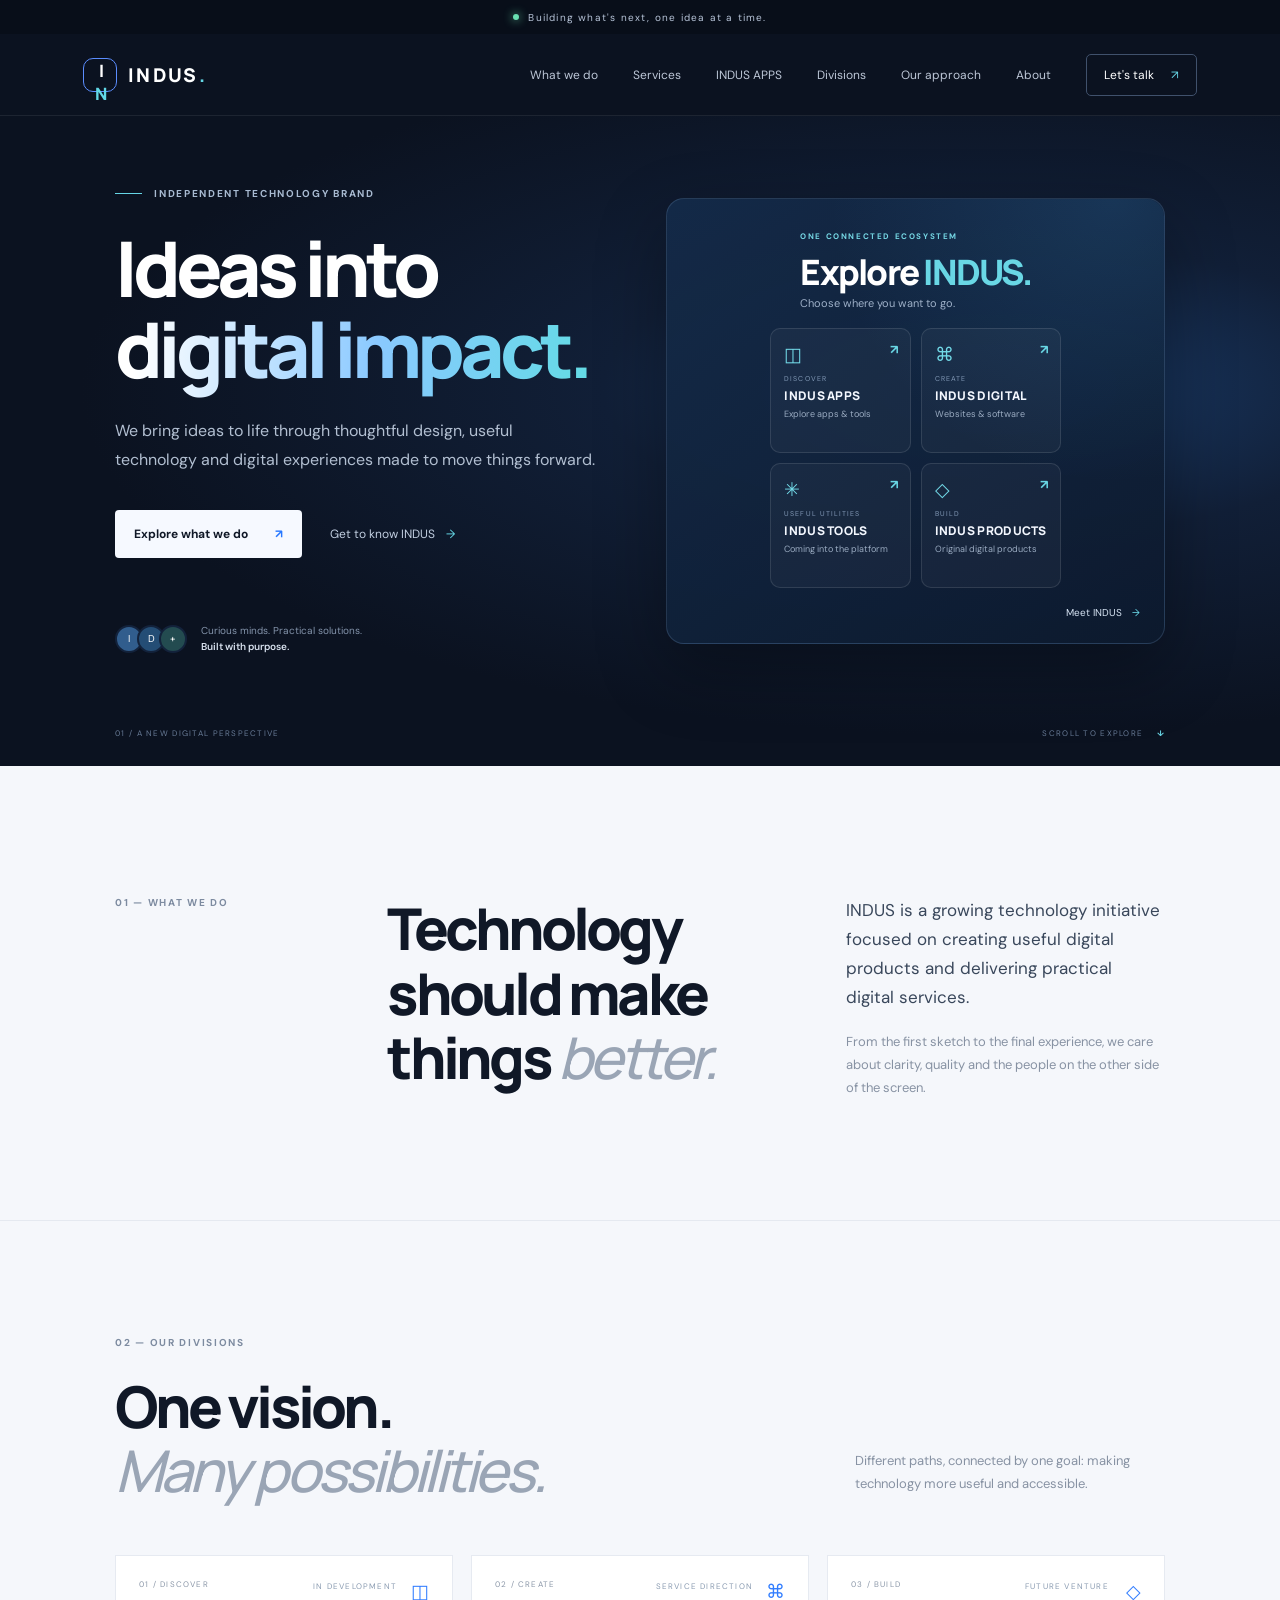
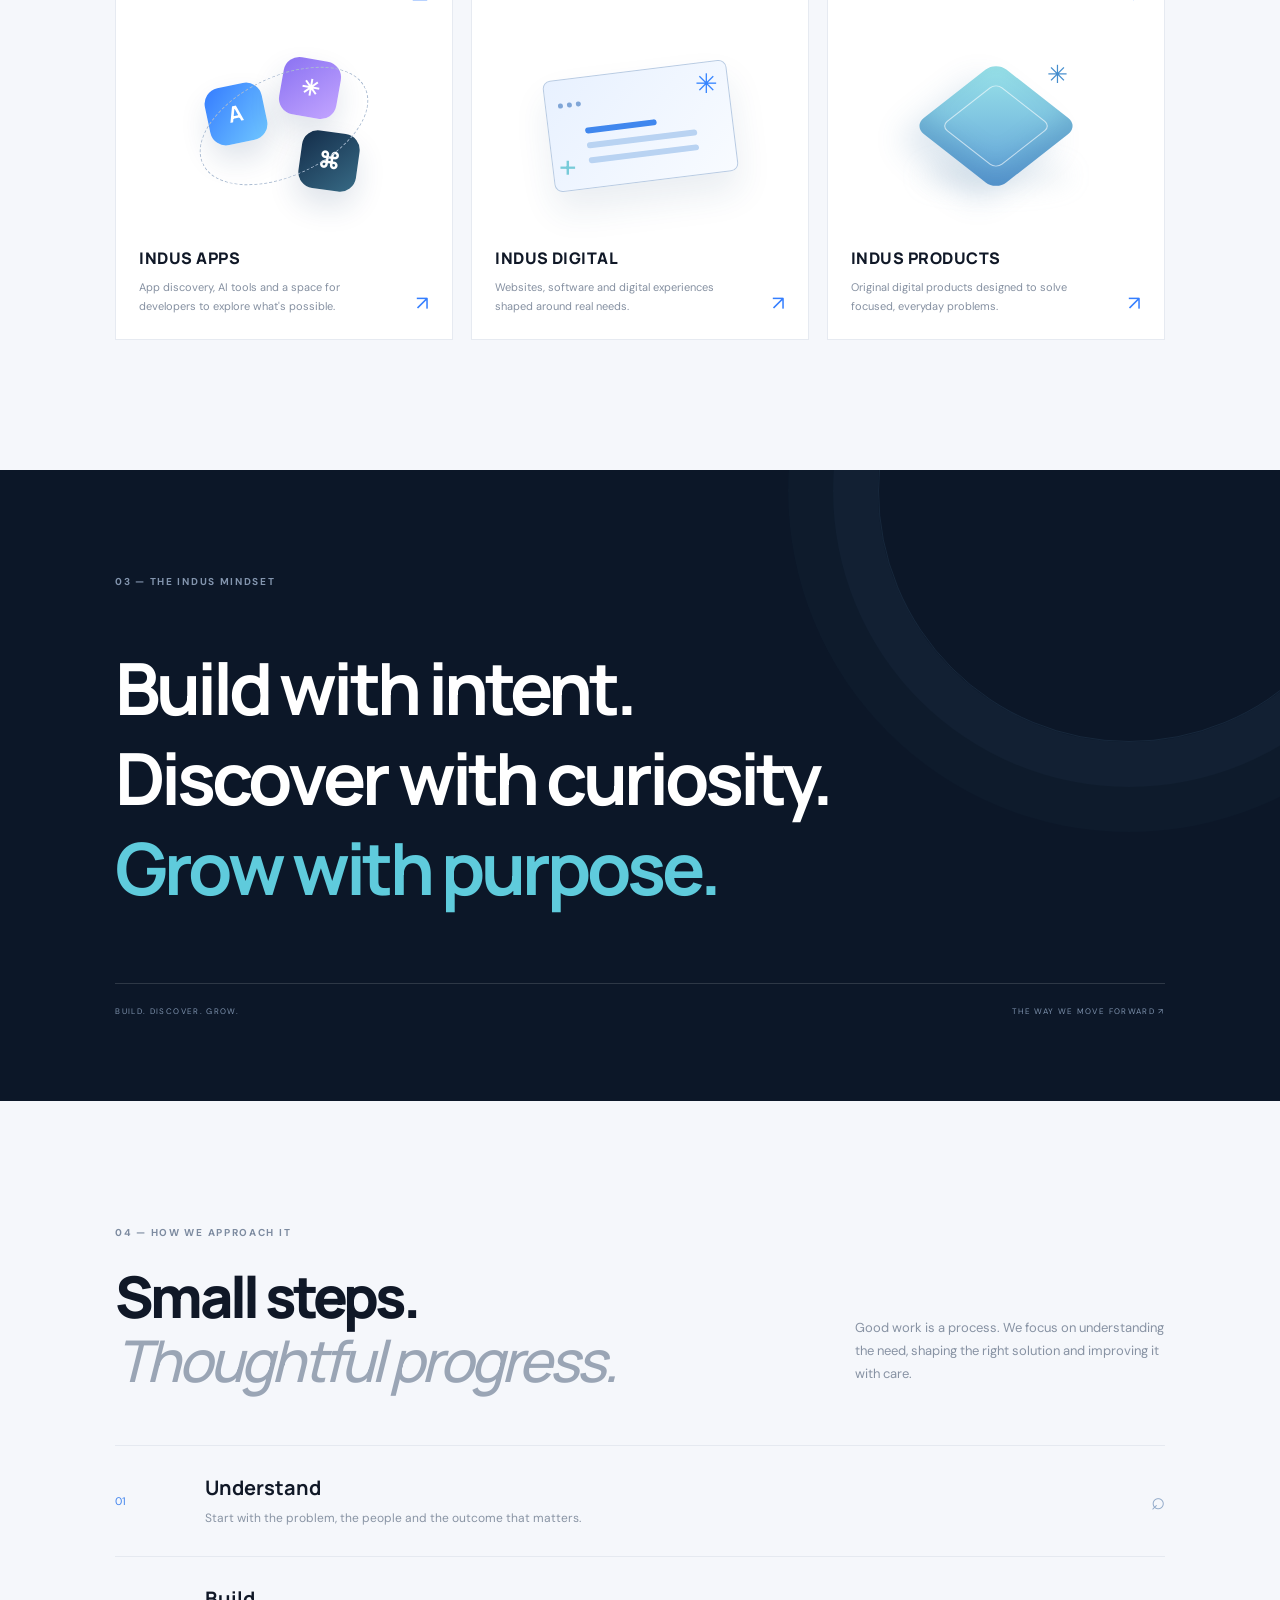
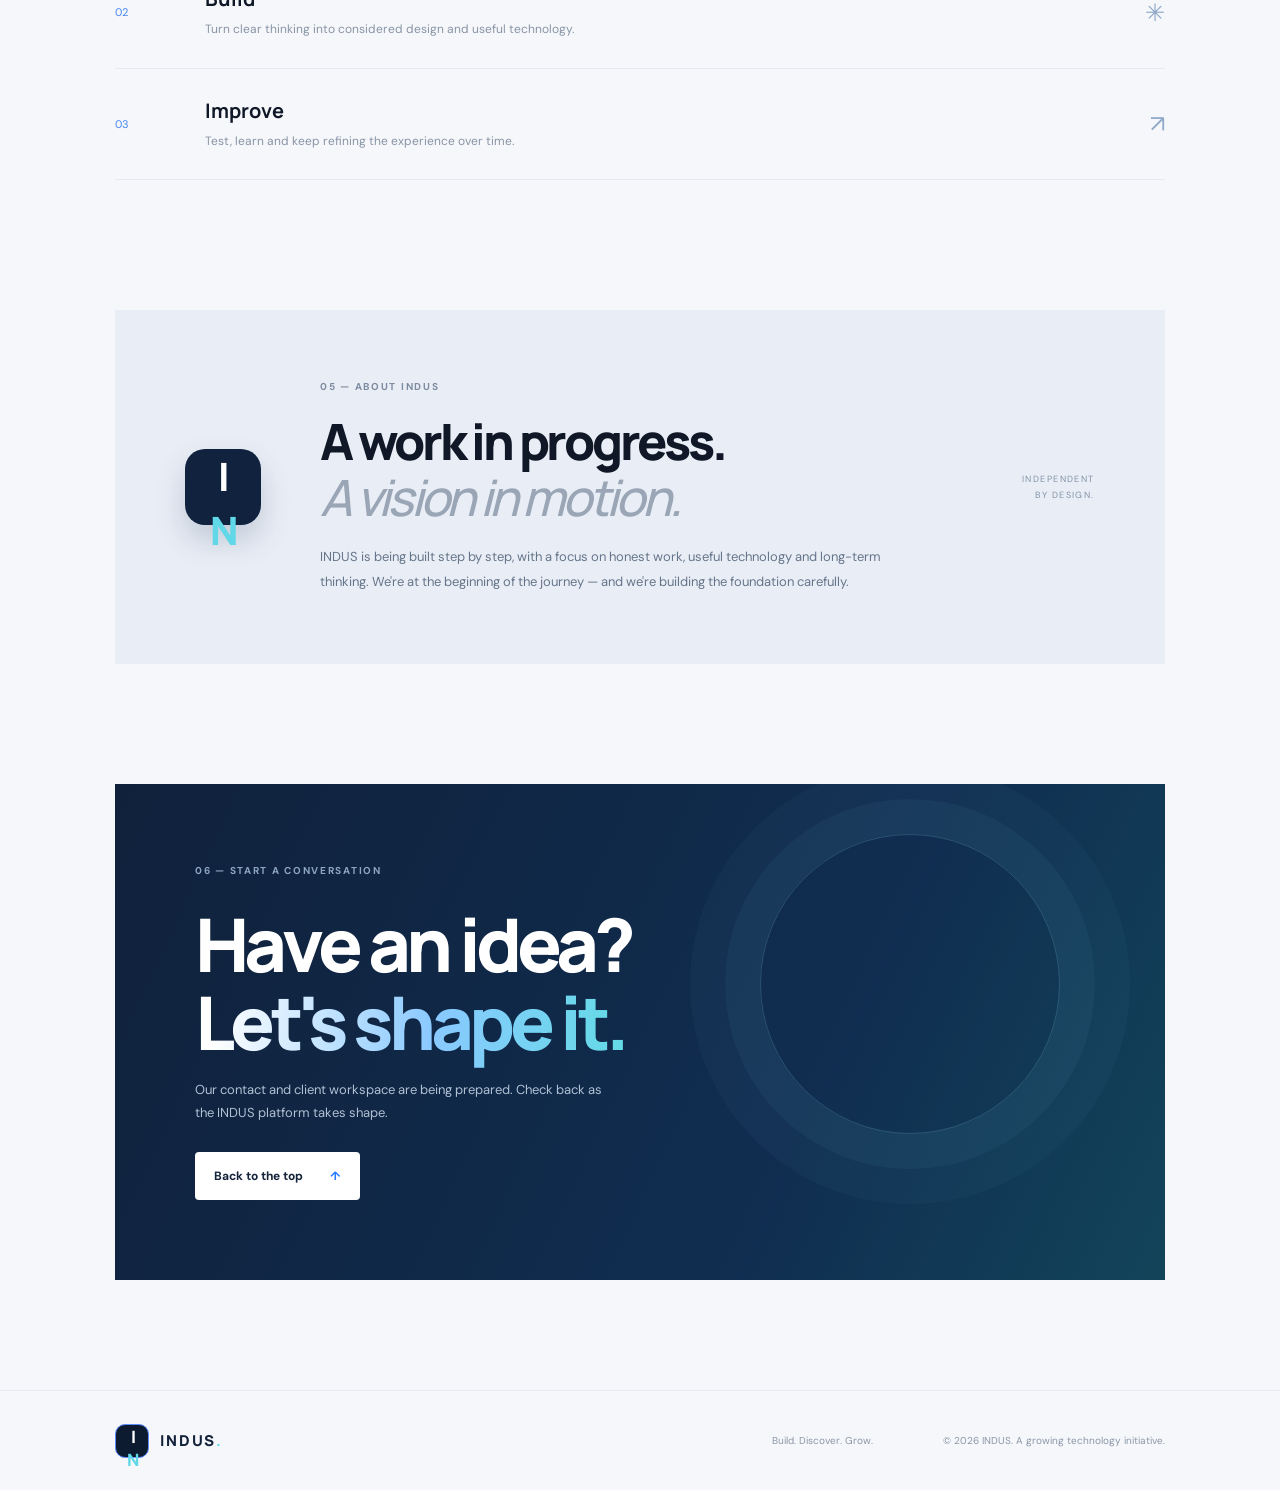
<file: index.html>
<!doctype html>
<html lang="en">
<head>
  <meta charset="UTF-8">
  <meta name="viewport" content="width=device-width, initial-scale=1.0">
  <meta name="theme-color" content="#0b1220">
  <meta name="description" content="INDUS builds useful digital experiences, software and technology solutions. Build. Discover. Grow.">
  <title>INDUS — Build. Discover. Grow.</title>
  <link rel="preconnect" href="https://fonts.googleapis.com">
  <link rel="preconnect" href="https://fonts.gstatic.com" crossorigin>
  <link href="https://fonts.googleapis.com/css2?family=DM+Sans:wght@400;500;600;700&family=Manrope:wght@400;500;600;700;800&display=swap" rel="stylesheet">
  <link rel="stylesheet" href="styles.css?v=20261117-hub1">
  <script src="script.js" defer></script>
</head>
<body>
  <div class="announcement"><span class="status-dot"></span> Building what's next, one idea at a time.</div>
  <header class="site-header">
    <a class="brand" href="#home" aria-label="INDUS home"><span class="brand-mark">I<span>N</span></span><span class="brand-name">INDUS<span class="brand-period">.</span></span></a>
    <button class="menu-toggle" aria-label="Open navigation" aria-expanded="false" aria-controls="primary-nav"><span></span><span></span></button>
    <nav id="primary-nav" class="primary-nav" aria-label="Main navigation">
      <a href="#what-we-do">What we do</a><a href="services.html">Services</a><a href="indus-apps.html">INDUS APPS</a><a href="#divisions">Divisions</a><a href="#approach">Our approach</a><a href="#about">About</a>
      <a class="nav-cta" href="#contact">Let's talk <span>↗</span></a>
    </nav>
  </header>

  <main>
    <section class="hero section-wrap" id="home">
      <div class="hero-copy">
        <div class="eyebrow"><span class="eyebrow-line"></span> INDEPENDENT TECHNOLOGY BRAND</div>
        <h1>Ideas into<br><span class="gradient-text">digital impact.</span></h1>
        <p class="hero-lead">We bring ideas to life through thoughtful design, useful technology and digital experiences made to move things forward.</p>
        <div class="hero-actions"><a class="button button-primary" href="#what-we-do">Explore what we do <span>↗</span></a><a class="text-link" href="#about">Get to know INDUS <span>→</span></a></div>
        <div class="hero-proof"><div class="proof-avatars"><span>I</span><span>D</span><span>+</span></div><p>Curious minds. Practical solutions.<br><strong>Built with purpose.</strong></p></div>
      </div>
      <div class="hero-art launch-panel" aria-label="Explore INDUS divisions">
        <div class="launch-heading"><span class="launch-kicker">ONE CONNECTED ECOSYSTEM</span><h2>Explore <span>INDUS.</span></h2><p>Choose where you want to go.</p></div>
        <div class="launch-grid">
          <a class="launch-card launch-apps" href="indus-apps.html"><span class="launch-icon">◫</span><span class="launch-label">DISCOVER</span><strong>INDUS APPS</strong><small>Explore apps & tools</small><b class="launch-arrow">↗</b></a>
          <a class="launch-card launch-digital" href="services.html"><span class="launch-icon">⌘</span><span class="launch-label">CREATE</span><strong>INDUS DIGITAL</strong><small>Websites & software</small><b class="launch-arrow">↗</b></a>
          <a class="launch-card launch-tools" href="#divisions"><span class="launch-icon">✳</span><span class="launch-label">USEFUL UTILITIES</span><strong>INDUS TOOLS</strong><small>Coming into the platform</small><b class="launch-arrow">↗</b></a>
          <a class="launch-card launch-products" href="#divisions"><span class="launch-icon">◇</span><span class="launch-label">BUILD</span><strong>INDUS PRODUCTS</strong><small>Original digital products</small><b class="launch-arrow">↗</b></a>
        </div>
        <a class="launch-about" href="#about">Meet INDUS <span>→</span></a>
      </div>
      <div class="hero-bottom"><span>01 / A NEW DIGITAL PERSPECTIVE</span><span>SCROLL TO EXPLORE <b>↓</b></span></div>
    </section>

    <section class="intro section-wrap" id="what-we-do">
      <div class="section-kicker">01 — WHAT WE DO</div>
      <div class="intro-content"><h2>Technology should make<br>things <span class="muted-italic">better.</span></h2><div><p class="body-large">INDUS is a growing technology initiative focused on creating useful digital products and delivering practical digital services.</p><p class="body-muted">From the first sketch to the final experience, we care about clarity, quality and the people on the other side of the screen.</p></div></div>
    </section>

    <section class="divisions section-wrap" id="divisions">
      <div class="section-heading"><div><div class="section-kicker">02 — OUR DIVISIONS</div><h2>One vision.<br><span class="muted-italic">Many possibilities.</span></h2></div><p>Different paths, connected by one goal: making technology more useful and accessible.</p></div>
      <div class="division-grid">
        <article class="division-card card-apps"><div class="card-top"><span class="card-index">01 / DISCOVER</span><span class="card-icon">◫</span></div><div class="card-graphic apps-graphic"><span class="app-tile tile-a">A</span><span class="app-tile tile-b">✳</span><span class="app-tile tile-c">⌘</span><span class="app-orbit"></span></div><div class="card-bottom"><div><h3><a href="indus-apps.html">INDUS APPS</a></h3><p>App discovery, AI tools and a space for developers to explore what's possible.</p></div><a class="card-arrow" href="indus-apps.html" aria-label="Explore INDUS APPS">↗</a></div><span class="coming-label">IN DEVELOPMENT</span></article>
        <article class="division-card card-digital"><div class="card-top"><span class="card-index">02 / CREATE</span><span class="card-icon">⌘</span></div><div class="card-graphic digital-graphic"><div class="window-shape"><i></i><i></i><i></i><div class="window-lines"><b></b><b></b><b></b></div></div><span class="spark spark-one">✳</span><span class="spark spark-two">+</span></div><div class="card-bottom"><div><h3>INDUS DIGITAL</h3><p>Websites, software and digital experiences shaped around real needs.</p></div><span class="card-arrow">↗</span></div><span class="coming-label">SERVICE DIRECTION</span></article>
        <article class="division-card card-products"><div class="card-top"><span class="card-index">03 / BUILD</span><span class="card-icon">◇</span></div><div class="card-graphic products-graphic"><div class="product-cube"><span></span></div><div class="cube-shadow"></div><span class="cube-star">✳</span></div><div class="card-bottom"><div><h3>INDUS PRODUCTS</h3><p>Original digital products designed to solve focused, everyday problems.</p></div><span class="card-arrow">↗</span></div><span class="coming-label">FUTURE VENTURE</span></article>
      </div>
    </section>

    <section class="manifesto">
      <div class="section-wrap manifesto-inner"><div class="section-kicker">03 — THE INDUS MINDSET</div><p class="manifesto-line">Build with intent.<br>Discover with curiosity.<br><span>Grow with purpose.</span></p><div class="manifesto-foot"><span>BUILD. DISCOVER. GROW.</span><span>THE WAY WE MOVE FORWARD ↗</span></div></div>
    </section>

    <section class="approach section-wrap" id="approach">
      <div class="section-heading"><div><div class="section-kicker">04 — HOW WE APPROACH IT</div><h2>Small steps.<br><span class="muted-italic">Thoughtful progress.</span></h2></div><p>Good work is a process. We focus on understanding the need, shaping the right solution and improving it with care.</p></div>
      <div class="steps"><article><span class="step-number">01</span><div><h3>Understand</h3><p>Start with the problem, the people and the outcome that matters.</p></div><span class="step-symbol">⌕</span></article><article><span class="step-number">02</span><div><h3>Build</h3><p>Turn clear thinking into considered design and useful technology.</p></div><span class="step-symbol">✳</span></article><article><span class="step-number">03</span><div><h3>Improve</h3><p>Test, learn and keep refining the experience over time.</p></div><span class="step-symbol">↗</span></article></div>
    </section>

    <section class="about section-wrap" id="about"><div class="about-panel"><div class="about-mark">I<span>N</span></div><div><div class="section-kicker">05 — ABOUT INDUS</div><h2>A work in progress.<br><span class="muted-italic">A vision in motion.</span></h2><p>INDUS is being built step by step, with a focus on honest work, useful technology and long-term thinking. We're at the beginning of the journey — and we're building the foundation carefully.</p></div><div class="about-side-note">INDEPENDENT<br>BY DESIGN.</div></div></section>

    <section class="contact section-wrap" id="contact"><div class="contact-card"><div class="section-kicker">06 — START A CONVERSATION</div><h2>Have an idea?<br><span class="gradient-text">Let's shape it.</span></h2><p>Our contact and client workspace are being prepared. Check back as the INDUS platform takes shape.</p><a class="button button-light" href="#home">Back to the top <span>↑</span></a><div class="contact-orb"></div></div></section>
  </main>

  <footer class="site-footer section-wrap"><a class="brand footer-brand" href="#home"><span class="brand-mark">I<span>N</span></span><span class="brand-name">INDUS<span class="brand-period">.</span></span></a><p>Build. Discover. Grow.</p><span>© <span id="year"></span> INDUS. A growing technology initiative.</span></footer>
</body>
</html>
</file>
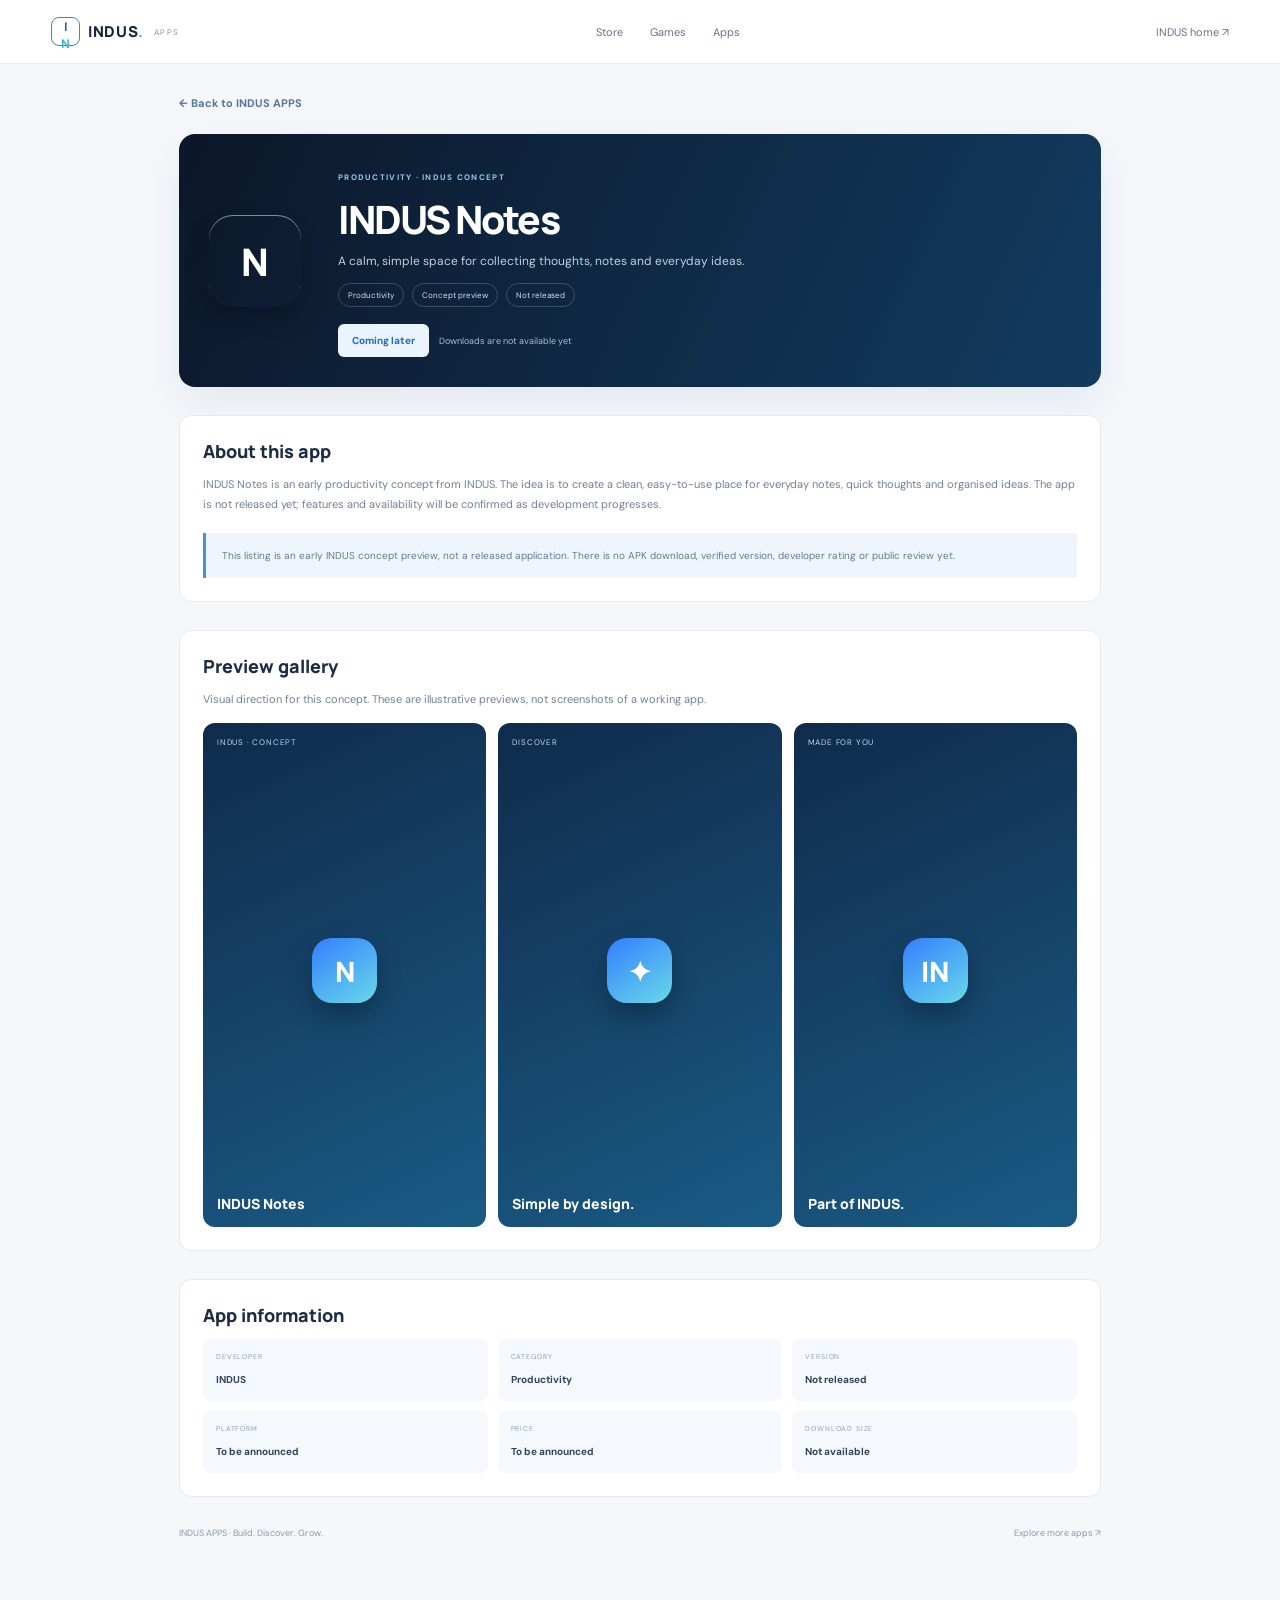
<file: app.html>
<!doctype html><html lang="en"><head><meta charset="UTF-8"><meta name="viewport" content="width=device-width,initial-scale=1"><meta name="theme-color" content="#0c1729"><title>App details — INDUS APPS</title><link rel="preconnect" href="https://fonts.googleapis.com"><link href="https://fonts.googleapis.com/css2?family=DM+Sans:wght@400;500;600;700&family=Manrope:wght@500;600;700;800&display=swap" rel="stylesheet"><link rel="stylesheet" href="styles.css"><link rel="stylesheet" href="apps.css?v=20261118-detail1"><script src="app-detail.js?v=20261118-detail1" defer></script></head><body class="app-detail-page"><header class="store-header"><a class="store-brand" href="indus-apps.html"><span class="store-brand-mark">I<span>N</span></span><b>INDUS<span>.</span></b><small>APPS</small></a><nav><a href="indus-apps.html">Store</a><a href="indus-apps.html#games">Games</a><a href="indus-apps.html#apps">Apps</a></nav><a class="store-home-link" href="index.html">INDUS home ↗</a></header><main class="app-detail-main"><a class="app-detail-back" href="indus-apps.html">← Back to INDUS APPS</a><section class="app-detail-hero"><div class="app-detail-logo" id="app-logo">N</div><div><span class="app-detail-eyebrow" id="app-category">PRODUCTIVITY · INDUS CONCEPT</span><h1 id="app-name">INDUS Notes</h1><p class="app-detail-subtitle" id="app-subtitle"></p><div class="app-detail-tags"><span id="app-tag-category">Productivity</span><span>Concept preview</span><span>Not released</span></div><div class="app-detail-actions"><span class="app-detail-status">Coming later</span><span class="app-detail-disabled">Downloads are not available yet</span></div></div></section><section class="app-detail-section"><h2>About this app</h2><p id="app-description"></p><div class="app-detail-notice">This listing is an early INDUS concept preview, not a released application. There is no APK download, verified version, developer rating or public review yet.</div></section><section class="app-detail-section"><h2>Preview gallery</h2><p style="margin-bottom:14px">Visual direction for this concept. These are illustrative previews, not screenshots of a working app.</p><div class="app-screenshot-row"><div class="app-shot"><span>INDUS · CONCEPT</span><div class="app-shot-art" id="shot-icon-one">N</div><b id="shot-title-one">Your ideas,<br>in one place.</b></div><div class="app-shot"><span>DISCOVER</span><div class="app-shot-art">✦</div><b>Simple by design.</b></div><div class="app-shot"><span>MADE FOR YOU</span><div class="app-shot-art">IN</div><b>Part of INDUS.</b></div></div></section><section class="app-detail-section"><h2>App information</h2><div class="app-info-grid"><div class="app-info-item"><small>DEVELOPER</small><b>INDUS</b></div><div class="app-info-item"><small>CATEGORY</small><b id="info-category">Productivity</b></div><div class="app-info-item"><small>VERSION</small><b>Not released</b></div><div class="app-info-item"><small>PLATFORM</small><b>To be announced</b></div><div class="app-info-item"><small>PRICE</small><b>To be announced</b></div><div class="app-info-item"><small>DOWNLOAD SIZE</small><b>Not available</b></div></div></section><footer class="app-detail-footer"><span>INDUS APPS · Build. Discover. Grow.</span><a href="indus-apps.html">Explore more apps ↗</a></footer></main></body></html>
</file>
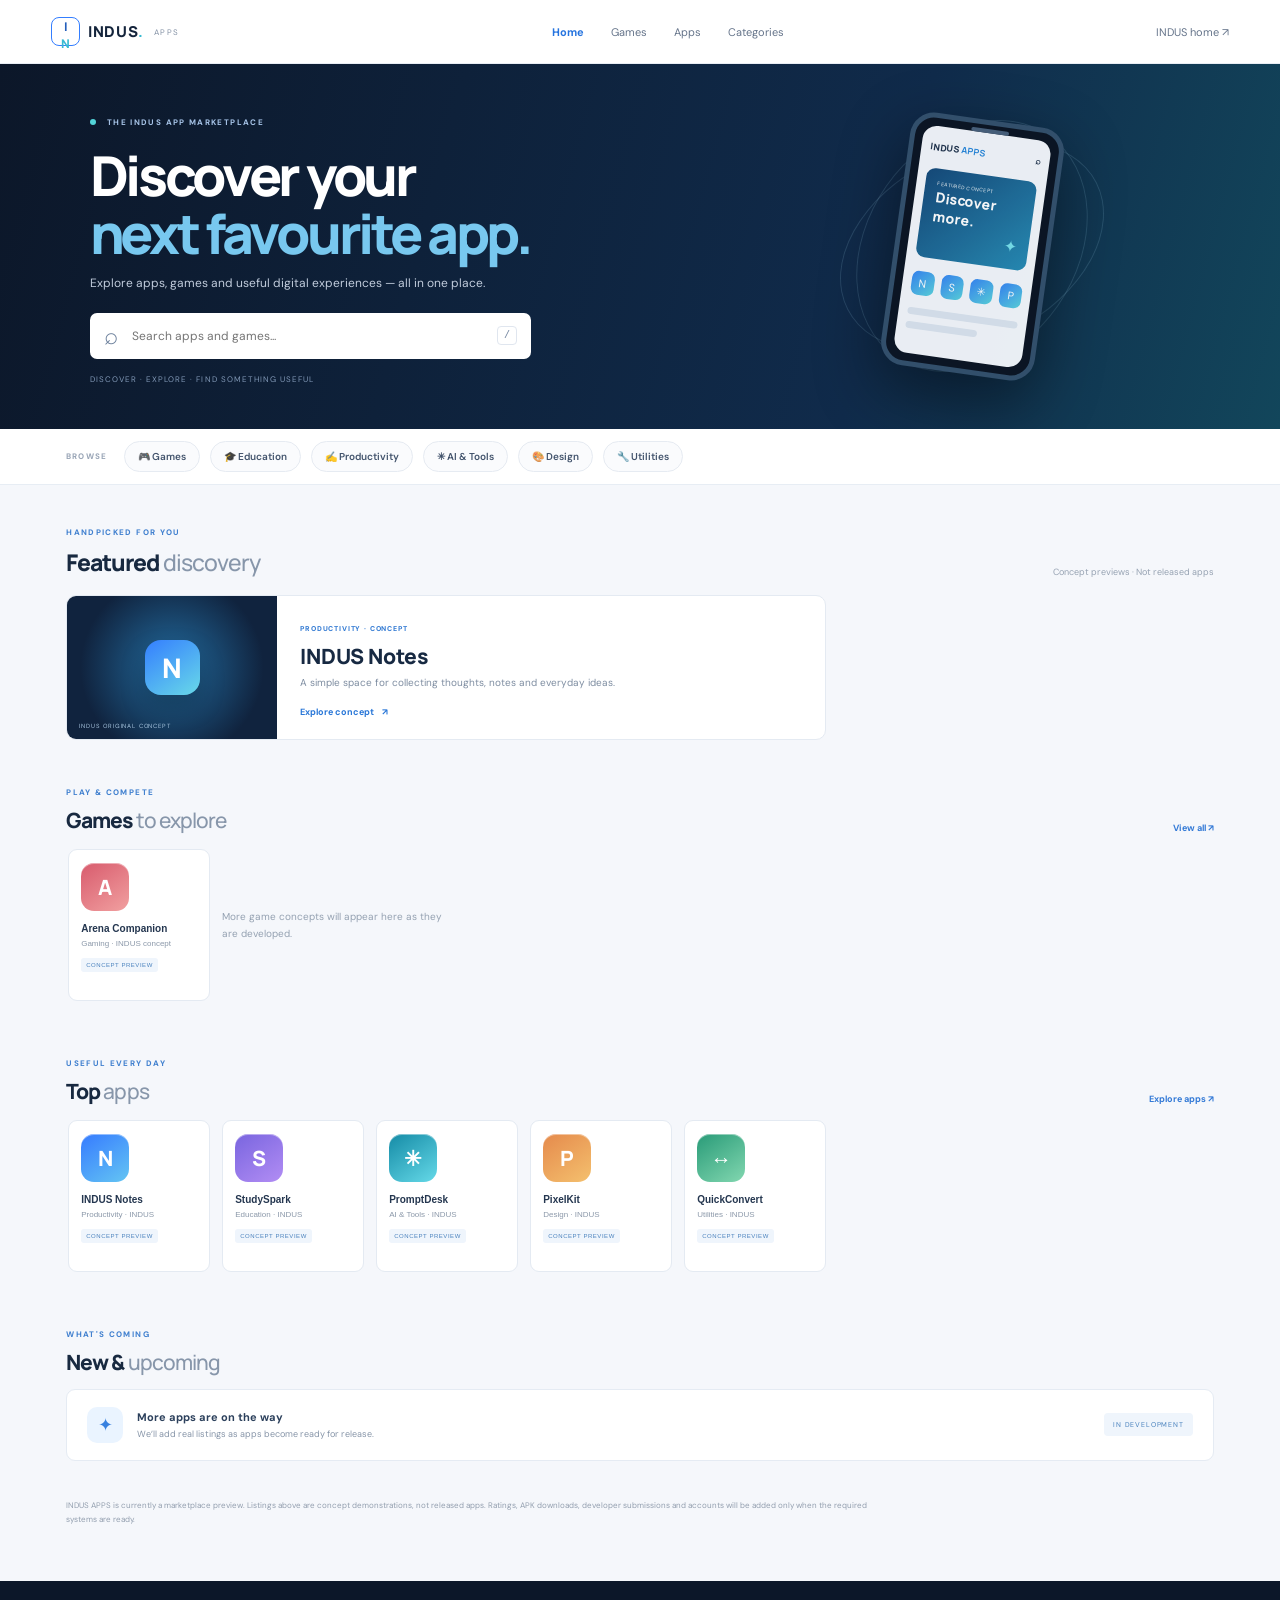
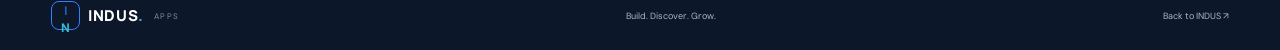
<file: indus-apps.html>
<!doctype html>
<html lang="en"><head><meta charset="UTF-8"><meta name="viewport" content="width=device-width,initial-scale=1"><meta name="theme-color" content="#0c1729"><title>INDUS APPS — Discover apps</title><link rel="preconnect" href="https://fonts.googleapis.com"><link href="https://fonts.googleapis.com/css2?family=DM+Sans:wght@400;500;600;700&family=Manrope:wght@500;600;700;800&display=swap" rel="stylesheet"><link rel="stylesheet" href="styles.css"><link rel="stylesheet" href="apps.css?v=20261118-store3"><script src="script.js?v=20261118-store4" defer></script></head>
<body class="apps-page store-home">
<header class="store-header"><a class="store-brand" href="index.html"><span class="store-brand-mark">I<span>N</span></span><b>INDUS<span>.</span></b><small>APPS</small></a><nav><a class="selected" href="#home">Home</a><a href="#games">Games</a><a href="#apps">Apps</a><a href="#categories">Categories</a></nav><a class="store-home-link" href="index.html">INDUS home ↗</a></header>
<main id="home">
<section class="store-hero"><div class="store-hero-copy"><span class="store-kicker"><i></i> THE INDUS APP MARKETPLACE</span><h1>Discover your<br><em>next favourite app.</em></h1><p>Explore apps, games and useful digital experiences — all in one place.</p><label class="store-search"><span>⌕</span><input id="app-search" type="search" placeholder="Search apps and games..." aria-label="Search apps and games"><kbd>/</kbd></label><small>DISCOVER · EXPLORE · FIND SOMETHING USEFUL</small></div><div class="store-hero-art" aria-hidden="true"><div class="phone-frame"><div class="phone-speaker"></div><div class="phone-screen"><div class="phone-topline">INDUS <b>APPS</b><span>⌕</span></div><div class="phone-feature"><small>FEATURED CONCEPT</small><b>Discover more.</b><span>✦</span></div><div class="phone-apps"><i>N</i><i>S</i><i>✳</i><i>P</i></div><div class="phone-lines"></div><div class="phone-lines short"></div></div></div><div class="hero-orb orb-a"></div><div class="hero-orb orb-b"></div></div></section>
<section class="category-bar" id="categories"><div class="category-scroll"><span class="category-caption">BROWSE</span><a href="#games" data-shelf="gaming">🎮 Games</a><a href="#apps" data-shelf="education">🎓 Education</a><a href="#apps" data-shelf="productivity">✍️ Productivity</a><a href="#apps" data-shelf="ai">✳ AI &amp; Tools</a><a href="#apps" data-shelf="design">🎨 Design</a><a href="#apps" data-shelf="utilities">🔧 Utilities</a></div></section>
<section class="store-content"><div class="section-top"><div><span class="store-kicker dark">HANDPICKED FOR YOU</span><h2>Featured <em>discovery</em></h2></div><span class="concept-note">Concept previews · Not released apps</span></div>
<article class="wide-feature"><div class="wide-feature-art"><div class="feature-app-icon">N</div><span>INDUS ORIGINAL CONCEPT</span></div><div class="wide-feature-copy"><span class="app-pill">PRODUCTIVITY · CONCEPT</span><h3>INDUS Notes</h3><p>A simple space for collecting thoughts, notes and everyday ideas.</p><button type="button" class="text-action" data-open-app="INDUS Notes">Explore concept <b>↗</b></button></div></article>
<section class="app-shelf" id="games"><div class="section-top compact"><div><span class="store-kicker dark">PLAY &amp; COMPETE</span><h2>Games <em>to explore</em></h2></div><a href="#games" class="see-all" data-shelf="gaming">View all ↗</a></div><div class="horizontal-apps"><article class="store-app-card" data-name="Arena Companion" data-category="gaming" data-search="arena companion gaming esports team practice match notes"><button class="app-open" data-open-app="Arena Companion"><span class="store-app-icon icon-red">A</span><b>Arena Companion</b><small>Gaming · INDUS concept</small><span class="concept-label">CONCEPT PREVIEW</span></button></article><div class="shelf-empty">More game concepts will appear here as they are developed.</div></div></section>
<section class="app-shelf" id="apps"><div class="section-top compact"><div><span class="store-kicker dark">USEFUL EVERY DAY</span><h2>Top <em>apps</em></h2></div><a href="#apps" class="see-all">Explore apps ↗</a></div><div class="horizontal-apps">
<article class="store-app-card" data-name="INDUS Notes" data-category="productivity" data-search="indus notes writing productivity organise ideas"><button class="app-open" data-open-app="INDUS Notes"><span class="store-app-icon icon-blue">N</span><b>INDUS Notes</b><small>Productivity · INDUS</small><span class="concept-label">CONCEPT PREVIEW</span></button></article>
<article class="store-app-card" data-name="StudySpark" data-category="education" data-search="studyspark education learning study revision"><button class="app-open" data-open-app="StudySpark"><span class="store-app-icon icon-violet">S</span><b>StudySpark</b><small>Education · INDUS</small><span class="concept-label">CONCEPT PREVIEW</span></button></article>
<article class="store-app-card" data-name="PromptDesk" data-category="ai" data-search="promptdesk ai prompts assistant"><button class="app-open" data-open-app="PromptDesk"><span class="store-app-icon icon-cyan">✳</span><b>PromptDesk</b><small>AI &amp; Tools · INDUS</small><span class="concept-label">CONCEPT PREVIEW</span></button></article>
<article class="store-app-card" data-name="PixelKit" data-category="design" data-search="pixelkit design creative assets"><button class="app-open" data-open-app="PixelKit"><span class="store-app-icon icon-orange">P</span><b>PixelKit</b><small>Design · INDUS</small><span class="concept-label">CONCEPT PREVIEW</span></button></article>
<article class="store-app-card" data-name="QuickConvert" data-category="utilities" data-search="quickconvert converter utility tools"><button class="app-open" data-open-app="QuickConvert"><span class="store-app-icon icon-green">↔</span><b>QuickConvert</b><small>Utilities · INDUS</small><span class="concept-label">CONCEPT PREVIEW</span></button></article></div></section>
<section class="app-shelf updates-shelf"><div class="section-top compact"><div><span class="store-kicker dark">WHAT'S COMING</span><h2>New &amp; <em>upcoming</em></h2></div></div><div class="coming-strip"><span>✦</span><div><b>More apps are on the way</b><small>We’ll add real listings as apps become ready for release.</small></div><span class="coming-tag">IN DEVELOPMENT</span></div></section>
<p class="store-disclaimer">INDUS APPS is currently a marketplace preview. Listings above are concept demonstrations, not released apps. Ratings, APK downloads, developer submissions and accounts will be added only when the required systems are ready.</p></section>
</main><footer class="store-footer"><a class="store-brand" href="index.html"><span class="store-brand-mark">I<span>N</span></span><b>INDUS<span>.</span></b><small>APPS</small></a><span>Build. Discover. Grow.</span><a href="index.html">Back to INDUS ↗</a></footer></body></html>
</file>
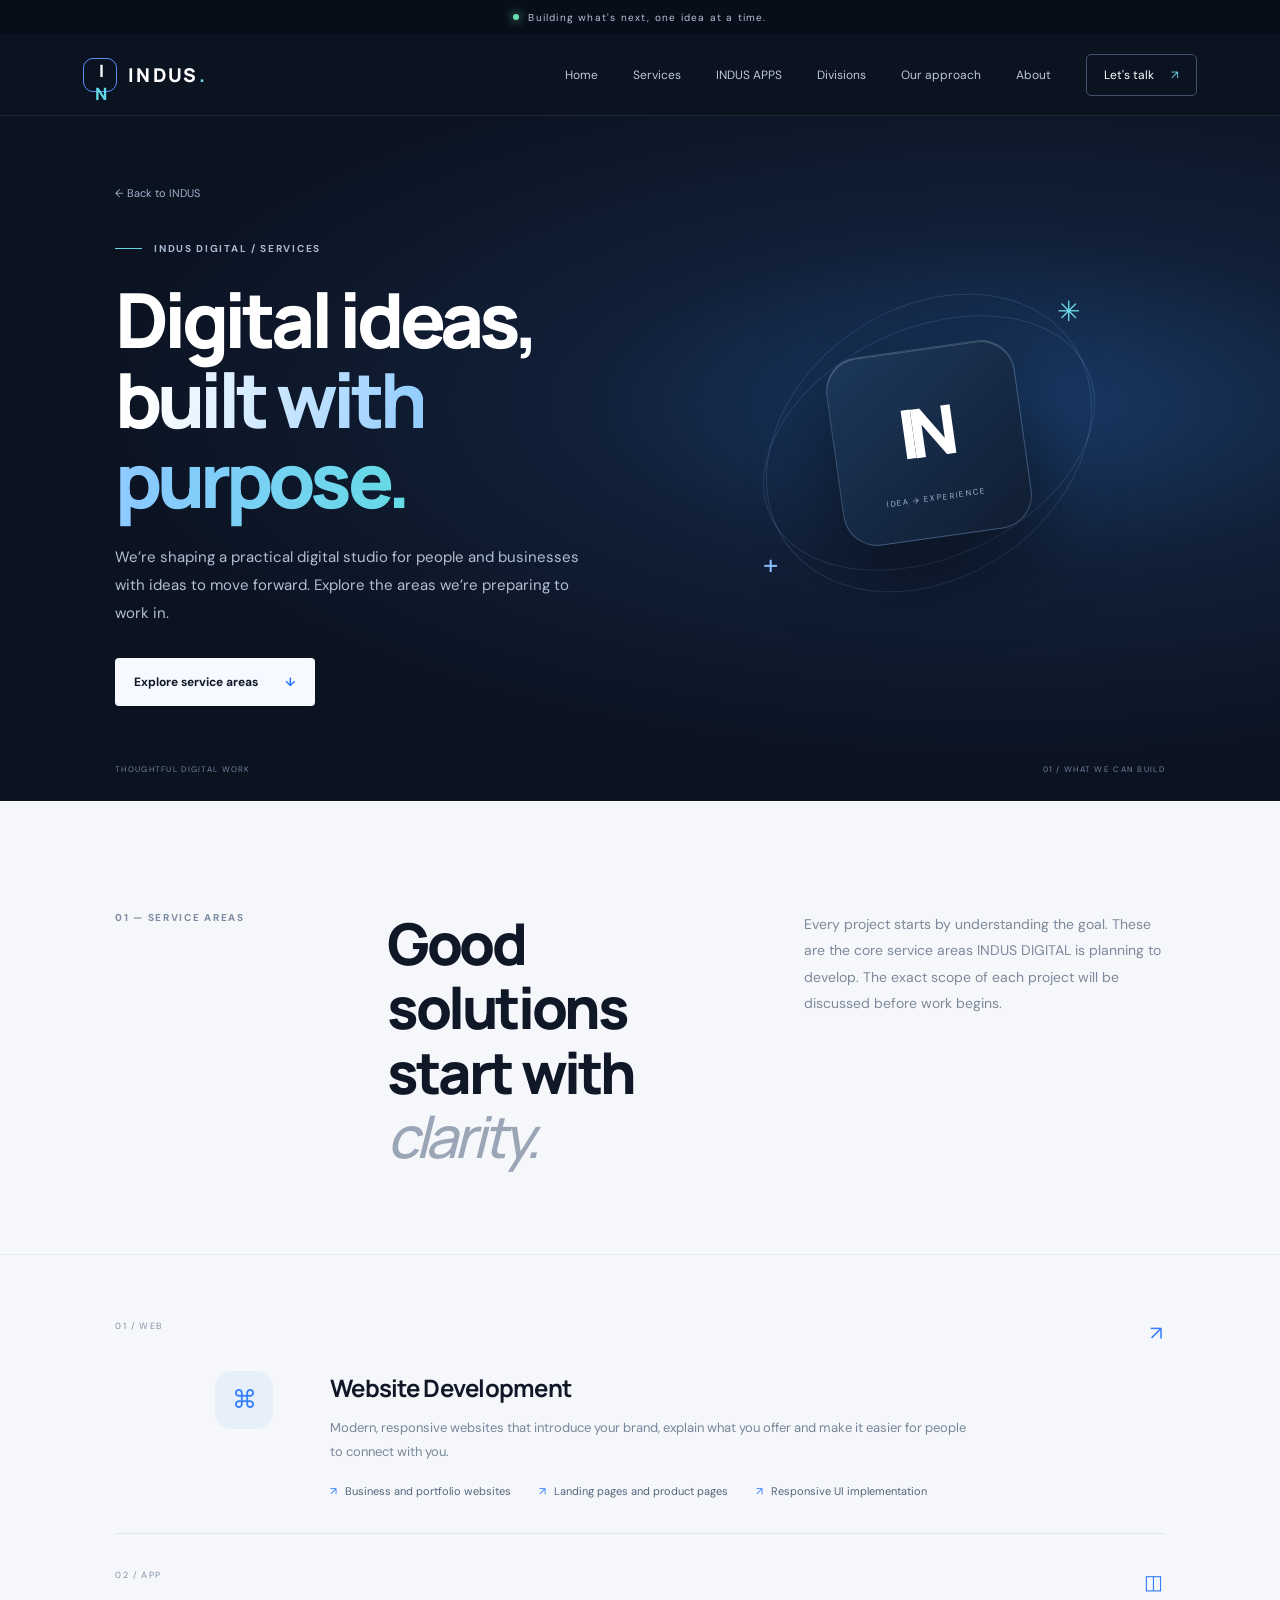
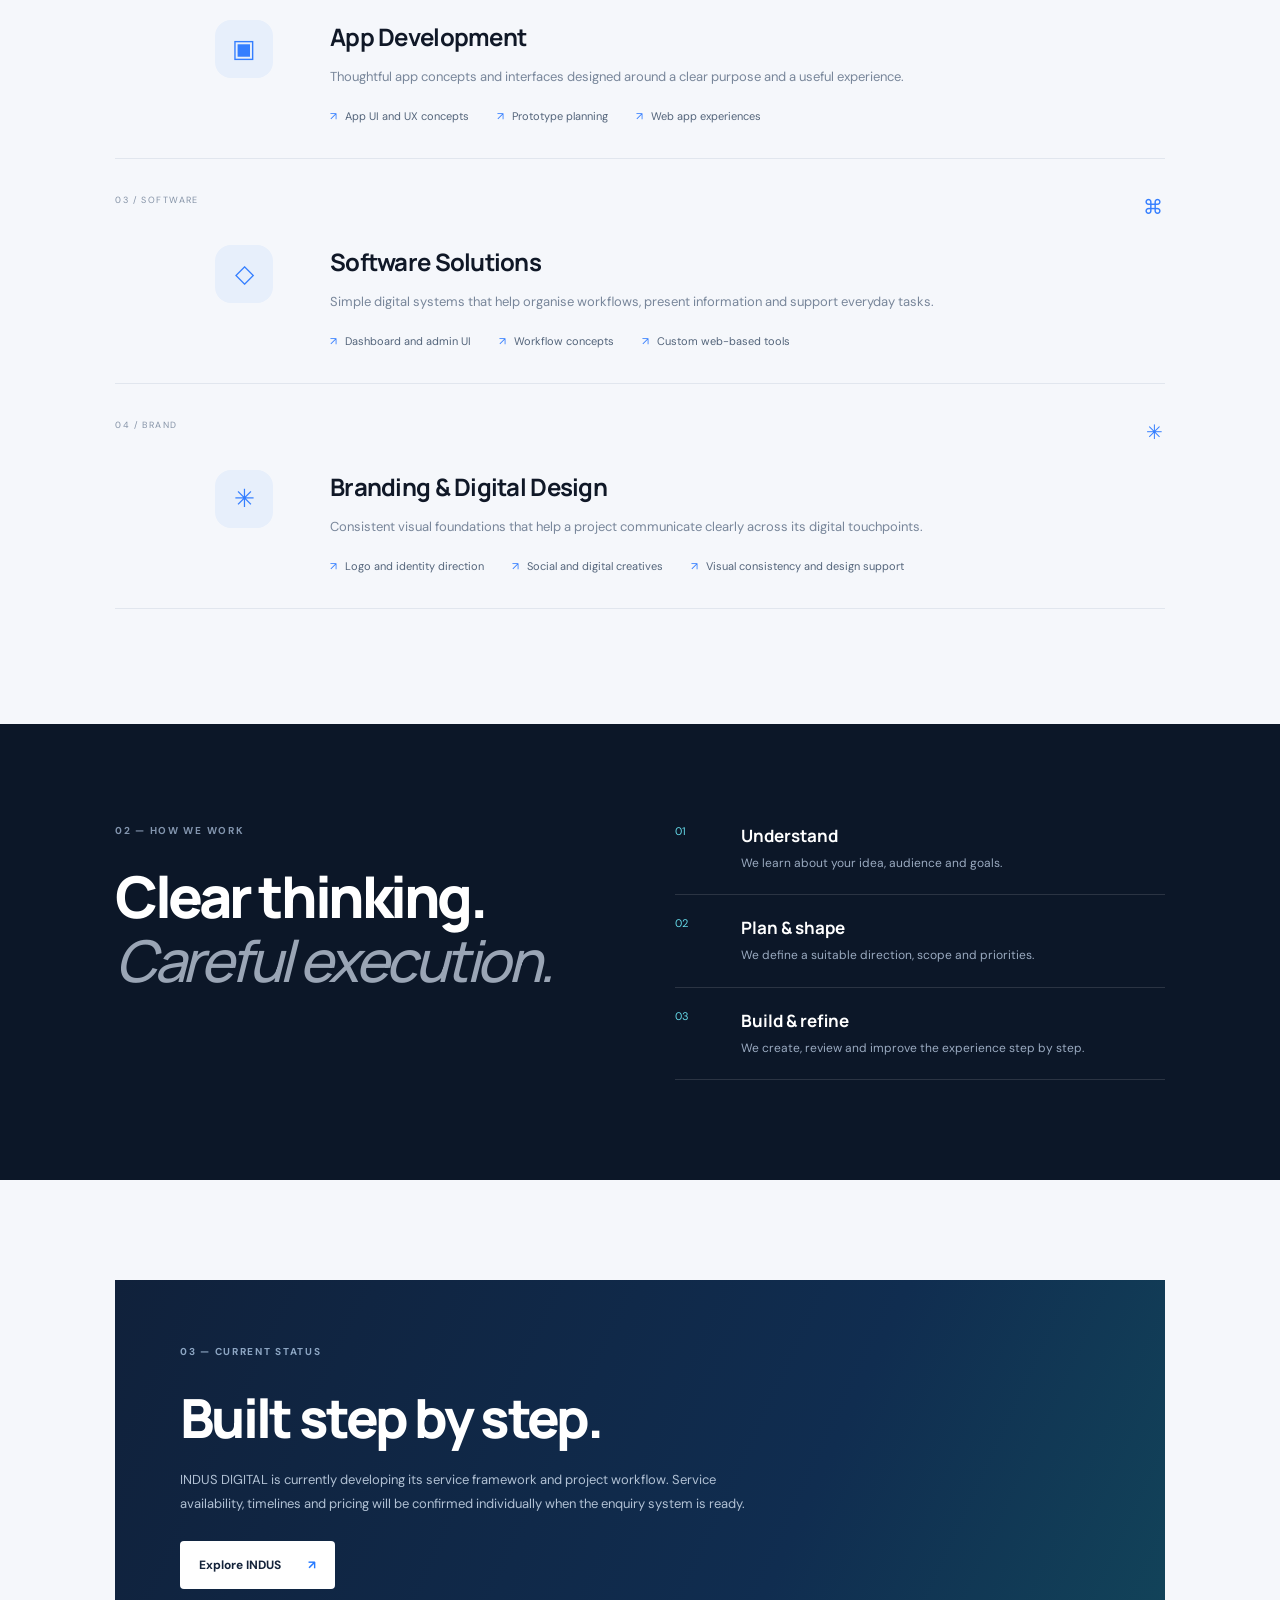
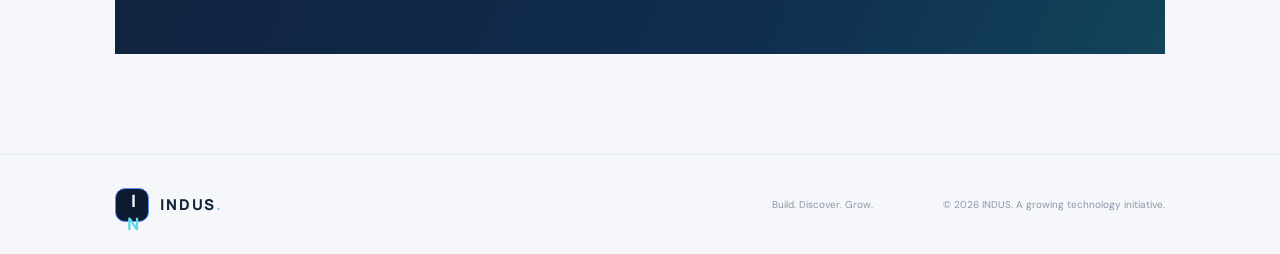
<file: services.html>
<!doctype html>
<html lang="en">
<head>
  <meta charset="UTF-8">
  <meta name="viewport" content="width=device-width, initial-scale=1.0">
  <meta name="theme-color" content="#0b1220">
  <meta name="description" content="Explore the digital service directions taking shape at INDUS.">
  <title>INDUS DIGITAL — Services</title>
  <link rel="preconnect" href="https://fonts.googleapis.com">
  <link rel="preconnect" href="https://fonts.gstatic.com" crossorigin>
  <link href="https://fonts.googleapis.com/css2?family=DM+Sans:wght@400;500;600;700&family=Manrope:wght@400;500;600;700;800&display=swap" rel="stylesheet">
  <link rel="stylesheet" href="styles.css">
  <link rel="stylesheet" href="services.css">
  <script src="script.js" defer></script>
</head>
<body class="services-page">
  <div class="announcement"><span class="status-dot"></span> Building what's next, one idea at a time.</div>
  <header class="site-header">
    <a class="brand" href="index.html" aria-label="INDUS home"><span class="brand-mark">I<span>N</span></span><span class="brand-name">INDUS<span class="brand-period">.</span></span></a>
    <button class="menu-toggle" aria-label="Open navigation" aria-expanded="false" aria-controls="primary-nav"><span></span><span></span></button>
    <nav id="primary-nav" class="primary-nav" aria-label="Main navigation">
      <a href="index.html">Home</a><a href="services.html">Services</a><a href="indus-apps.html">INDUS APPS</a><a href="index.html#divisions">Divisions</a><a href="index.html#approach">Our approach</a><a href="index.html#about">About</a>
      <a class="nav-cta" href="index.html#contact">Let's talk <span>↗</span></a>
    </nav>
  </header>

  <main>
    <section class="services-hero">
      <div class="services-hero-inner">
        <a class="back-link" href="index.html">← Back to INDUS</a>
        <div class="eyebrow"><span class="eyebrow-line"></span> INDUS DIGITAL / SERVICES</div>
        <h1>Digital ideas,<br><span class="gradient-text">built with purpose.</span></h1>
        <p>We’re shaping a practical digital studio for people and businesses with ideas to move forward. Explore the areas we’re preparing to work in.</p>
        <a class="button button-primary" href="#service-areas">Explore service areas <span>↓</span></a>
      </div>
      <div class="services-hero-art" aria-hidden="true"><div class="service-orbit orbit-a"></div><div class="service-orbit orbit-b"></div><div class="service-art-core"><span>IN</span><small>IDEA → EXPERIENCE</small></div><i class="service-spark spark-a">✳</i><i class="service-spark spark-b">+</i></div>
      <div class="services-hero-foot"><span>THOUGHTFUL DIGITAL WORK</span><span>01 / WHAT WE CAN BUILD</span></div>
    </section>

    <section class="service-intro section-wrap" id="service-areas">
      <div class="section-kicker">01 — SERVICE AREAS</div>
      <div class="service-intro-copy"><h2>Good solutions<br>start with <em>clarity.</em></h2><p>Every project starts by understanding the goal. These are the core service areas INDUS DIGITAL is planning to develop. The exact scope of each project will be discussed before work begins.</p></div>
    </section>

    <section class="service-list section-wrap">
      <article class="service-item"><div class="service-item-top"><span>01 / WEB</span><span class="service-symbol">↗</span></div><div class="service-item-main"><div class="service-icon">⌘</div><div><h3>Website Development</h3><p>Modern, responsive websites that introduce your brand, explain what you offer and make it easier for people to connect with you.</p><ul><li>Business and portfolio websites</li><li>Landing pages and product pages</li><li>Responsive UI implementation</li></ul></div></div></article>
      <article class="service-item"><div class="service-item-top"><span>02 / APP</span><span class="service-symbol">◫</span></div><div class="service-item-main"><div class="service-icon">▣</div><div><h3>App Development</h3><p>Thoughtful app concepts and interfaces designed around a clear purpose and a useful experience.</p><ul><li>App UI and UX concepts</li><li>Prototype planning</li><li>Web app experiences</li></ul></div></div></article>
      <article class="service-item"><div class="service-item-top"><span>03 / SOFTWARE</span><span class="service-symbol">⌘</span></div><div class="service-item-main"><div class="service-icon">◇</div><div><h3>Software Solutions</h3><p>Simple digital systems that help organise workflows, present information and support everyday tasks.</p><ul><li>Dashboard and admin UI</li><li>Workflow concepts</li><li>Custom web-based tools</li></ul></div></div></article>
      <article class="service-item"><div class="service-item-top"><span>04 / BRAND</span><span class="service-symbol">✳</span></div><div class="service-item-main"><div class="service-icon">✳</div><div><h3>Branding & Digital Design</h3><p>Consistent visual foundations that help a project communicate clearly across its digital touchpoints.</p><ul><li>Logo and identity direction</li><li>Social and digital creatives</li><li>Visual consistency and design support</li></ul></div></div></article>
    </section>

    <section class="service-process">
      <div class="section-wrap service-process-inner"><div><div class="section-kicker">02 — HOW WE WORK</div><h2>Clear thinking.<br><em>Careful execution.</em></h2></div><div class="service-process-steps"><article><span>01</span><div><h3>Understand</h3><p>We learn about your idea, audience and goals.</p></div></article><article><span>02</span><div><h3>Plan & shape</h3><p>We define a suitable direction, scope and priorities.</p></div></article><article><span>03</span><div><h3>Build & refine</h3><p>We create, review and improve the experience step by step.</p></div></article></div></div>
    </section>

    <section class="services-note section-wrap"><div class="services-note-card"><div class="section-kicker">03 — CURRENT STATUS</div><h2>Built step by step.</h2><p>INDUS DIGITAL is currently developing its service framework and project workflow. Service availability, timelines and pricing will be confirmed individually when the enquiry system is ready.</p><a class="button button-light" href="index.html">Explore INDUS <span>↗</span></a></div></section>
  </main>

  <footer class="site-footer section-wrap"><a class="brand footer-brand" href="index.html"><span class="brand-mark">I<span>N</span></span><span class="brand-name">INDUS<span class="brand-period">.</span></span></a><p>Build. Discover. Grow.</p><span>© <span id="year"></span> INDUS. A growing technology initiative.</span></footer>
</body>
</html>
</file>
<file: styles.css>
:root{--ink:#101827;--navy:#0b1220;--blue:#2878ff;--cyan:#65d9e8;--paper:#f5f7fb;--muted:#788398;--line:#e5e9f0;--white:#fff}*{box-sizing:border-box}html{scroll-behavior:smooth;scroll-padding-top:90px}body{margin:0;background:var(--paper);color:var(--ink);font-family:"DM Sans",sans-serif;-webkit-font-smoothing:antialiased}a{color:inherit;text-decoration:none}.announcement{height:34px;background:#080e19;color:#b8c5d9;text-align:center;font-size:10px;letter-spacing:.12em;display:flex;align-items:center;justify-content:center;gap:9px}.status-dot{width:6px;height:6px;background:#69dfb1;border-radius:50%;box-shadow:0 0 10px #69dfb1}.site-header{height:82px;padding:0 max(6.5vw,24px);display:flex;align-items:center;justify-content:space-between;background:#0b1220;color:white;border-bottom:1px solid #ffffff13;position:sticky;top:0;z-index:20}.brand{display:flex;align-items:center;gap:11px}.brand-mark{width:34px;height:34px;border:1px solid #5b8dff;border-radius:10px;display:grid;place-items:center;font:800 17px Manrope,sans-serif;color:white;letter-spacing:-2px}.brand-mark span,.core-symbol span,.about-mark span{color:#61d8e7}.brand-name{font:800 19px Manrope,sans-serif;letter-spacing:.12em}.brand-period{color:#64d8e6}.primary-nav{display:flex;align-items:center;gap:35px;font-size:12px;color:#bdc7d7}.primary-nav a{transition:color .2s}.primary-nav a:hover,.text-link:hover{color:#75d9e7}.nav-cta{border:1px solid #40516c;padding:12px 17px;border-radius:5px;color:white!important}.nav-cta span{margin-left:14px;color:#67d7e6}.menu-toggle{display:none}.section-wrap{padding-left:max(9vw,24px);padding-right:max(9vw,24px)}.hero{background:radial-gradient(ellipse at 78% 42%,#1a3c6a 0,#111f37 28%,#0b1220 65%);color:white;min-height:650px;position:relative;display:grid;grid-template-columns:1.05fr .95fr;align-items:center;padding-top:65px;padding-bottom:105px;overflow:hidden}.hero-copy{position:relative;z-index:2;max-width:570px}.eyebrow,.section-kicker{font-size:10px;letter-spacing:.17em;font-weight:700;color:#8191aa}.eyebrow{display:flex;align-items:center;gap:12px;color:#a9bbd2}.eyebrow-line{width:27px;height:1px;background:#66d5e5}.hero h1,.section-heading h2,.intro h2,.about h2,.contact h2{font:800 clamp(48px,6vw,78px)/1.05 Manrope,sans-serif;letter-spacing:-.065em;margin:28px 0}.gradient-text{background:linear-gradient(95deg,#fff 5%,#8ac9ff 55%,#63dbe5 100%);-webkit-background-clip:text;background-clip:text;color:transparent}.hero-lead{font-size:16px;line-height:1.8;color:#b2bfd1;max-width:480px}.hero-actions{display:flex;align-items:center;gap:28px;margin-top:35px}.button{display:inline-flex;align-items:center;gap:27px;padding:16px 19px;border-radius:4px;font-size:12px;font-weight:700;transition:transform .2s,box-shadow .2s}.button:hover{transform:translateY(-2px);box-shadow:0 10px 30px #0002}.button-primary{background:#f6f9ff;color:#101827}.button-primary span{color:#2878ff}.text-link{font-size:12px;color:#c1cee0}.text-link span{margin-left:8px;color:#66d8e7}.hero-proof{display:flex;align-items:center;gap:14px;margin-top:65px}.proof-avatars{display:flex}.proof-avatars span{width:28px;height:28px;border-radius:50%;border:2px solid #13223b;background:#244d75;display:grid;place-items:center;font-size:10px;margin-left:-6px}.proof-avatars span:first-child{margin-left:0;background:#315d8d}.proof-avatars span:last-child{background:#234b50}.hero-proof p{font-size:10px;line-height:1.6;color:#8494ab;margin:0}.hero-proof strong{color:#d9e2ef;font-weight:600}.hero-art{height:450px;position:relative;display:grid;place-items:center}.art-glow{position:absolute;width:330px;height:330px;border-radius:50%;background:#1e75d8;filter:blur(100px);opacity:.25}.orbit{position:absolute;border:1px solid #8cb4e42b;border-radius:50%;transform:rotate(-25deg)}.orbit-one{width:390px;height:260px}.orbit-two{width:300px;height:400px;transform:rotate(55deg)}.art-core{width:205px;height:205px;border-radius:38px;background:linear-gradient(145deg,#1c385b,#101d31);border:1px solid #a7c9ef45;box-shadow:0 25px 80px #0008,inset 0 1px #ffffff30;display:flex;flex-direction:column;align-items:center;justify-content:center;gap:20px;transform:rotate(-8deg);z-index:1}.core-symbol{font:800 72px Manrope,sans-serif;letter-spacing:-12px;padding-right:10px}.core-caption{font-size:8px;letter-spacing:.2em;line-height:1.6;text-align:center;color:#9fb4cf}.float-tag{position:absolute;z-index:3;padding:11px 14px;background:#172b46d9;border:1px solid #9bc5f12e;border-radius:4px;color:#c9d8e9;font-size:8px;letter-spacing:.12em;box-shadow:0 10px 25px #0003}.float-tag b{color:#6bd8e7;margin-left:10px}.tag-top{top:56px;left:12%}.tag-right{right:0;top:47%}.tag-bottom{bottom:56px;left:18%}.art-grid{position:absolute;inset:0;opacity:.12;background-image:linear-gradient(#9cc8ff22 1px,transparent 1px),linear-gradient(90deg,#9cc8ff22 1px,transparent 1px);background-size:35px 35px;mask-image:radial-gradient(ellipse,#000 5%,transparent 72%)}.hero-bottom{position:absolute;bottom:28px;left:max(9vw,24px);right:max(9vw,24px);display:flex;justify-content:space-between;color:#687b96;font-size:8px;letter-spacing:.16em}.hero-bottom b{color:#6ad6e5;margin-left:10px}.intro{padding-top:130px;padding-bottom:120px;display:grid;grid-template-columns:.7fr 2fr;border-bottom:1px solid var(--line)}.section-kicker{color:#7d8ba0}.intro-content{display:grid;grid-template-columns:1.1fr .9fr;gap:70px}.intro h2,.section-heading h2,.about h2{font-size:clamp(38px,4.5vw,58px);margin:0;line-height:1.12}.muted-italic{color:#9aa5b5;font-style:italic;font-weight:500}.body-large{font-size:17px;line-height:1.7;margin:0 0 18px;color:#39475b}.body-muted{font-size:13px;line-height:1.8;color:#8792a3;margin:0}.divisions{padding-top:115px;padding-bottom:130px}.section-heading{display:flex;align-items:flex-end;justify-content:space-between;gap:40px;margin-bottom:52px}.section-heading h2{margin-top:25px}.section-heading>p{max-width:310px;color:#8792a3;font-size:13px;line-height:1.8;margin:0 0 7px}.division-grid{display:grid;grid-template-columns:repeat(3,1fr);gap:18px}.division-card{min-height:385px;padding:23px;position:relative;overflow:hidden;border:1px solid #e6eaf1;background:white;display:flex;flex-direction:column;justify-content:space-between;transition:transform .25s,box-shadow .25s}.division-card:hover{transform:translateY(-5px);box-shadow:0 18px 45px #172b4612}.card-top,.card-bottom{display:flex;justify-content:space-between;align-items:flex-start}.card-index,.coming-label{font-size:8px;letter-spacing:.15em;color:#8b97a8}.card-icon{font-size:19px;color:#317dff}.card-graphic{height:175px;position:relative;display:grid;place-items:center}.app-tile{position:absolute;width:58px;height:58px;border-radius:16px;display:grid;place-items:center;font:700 22px Manrope;color:white;box-shadow:0 15px 30px #183a6724}.tile-a{background:linear-gradient(135deg,#357cff,#70c7ff);transform:translate(-48px,-12px) rotate(-12deg)}.tile-b{background:linear-gradient(135deg,#8a72f2,#c3a5ff);transform:translate(26px,-38px) rotate(10deg)}.tile-c{background:linear-gradient(135deg,#142d4a,#376a85);transform:translate(45px,35px) rotate(8deg)}.app-orbit{width:180px;height:100px;border:1px dashed #aabbd1;border-radius:50%;transform:rotate(-25deg)}.window-shape{width:185px;height:112px;border:1px solid #b8cbe3;border-radius:8px;background:linear-gradient(135deg,#e8f1ff,#f8fbff);box-shadow:0 20px 35px #254c7518;transform:rotate(-7deg);padding:12px}.window-shape>i{display:inline-block;width:5px;height:5px;border-radius:50%;background:#80a6d7;margin-right:4px}.window-lines{margin:17px auto;width:70%;display:grid;gap:9px}.window-lines b{height:6px;border-radius:8px;background:#b9d3f2}.window-lines b:first-child{width:65%;background:#4087ee}.spark{position:absolute;color:#3785ff;font-size:27px}.spark-one{top:28px;right:23%}.spark-two{bottom:26px;left:22%;font-size:32px;color:#78cbd9}.product-cube{width:104px;height:104px;background:linear-gradient(135deg,#9be5e9,#5f9fd8);transform:rotate(45deg) skew(-7deg,-7deg);border-radius:13px;box-shadow:inset -13px -13px 25px #235d9640,0 22px 30px #4079a52b;position:relative;z-index:1}.product-cube span{position:absolute;inset:17px;border:1px solid #ffffff9c;border-radius:8px}.cube-shadow{position:absolute;width:150px;height:25px;border-radius:50%;background:#8ba8c329;filter:blur(12px);bottom:25px}.cube-star{position:absolute;top:20px;right:25%;color:#458dcd;font-size:25px}.card-bottom{align-items:flex-end;gap:12px}.card-bottom h3{font:800 16px Manrope;letter-spacing:.03em;margin:0 0 9px}.card-bottom p{font-size:11px;line-height:1.7;color:#8590a1;max-width:240px;margin:0}.card-arrow{font-size:20px;color:#347eff}.coming-label{position:absolute;top:25px;right:55px;color:#8a9bb1}.manifesto{background:#0c1728;color:white;overflow:hidden;position:relative}.manifesto:before{content:"";position:absolute;width:500px;height:500px;border-radius:50%;border:1px solid #7bb5e51a;right:-100px;top:-230px;box-shadow:0 0 0 45px #7bb5e508,0 0 0 90px #7bb5e505}.manifesto-inner{padding-top:105px;padding-bottom:85px;position:relative}.manifesto .section-kicker{color:#8395ae}.manifesto-line{font:700 clamp(38px,6vw,72px)/1.25 Manrope;letter-spacing:-.055em;margin:55px 0 70px}.manifesto-line span{color:#5fcbdc}.manifesto-foot{display:flex;justify-content:space-between;border-top:1px solid #ffffff24;padding-top:22px;color:#7d91ac;font-size:8px;letter-spacing:.17em}.approach{padding-top:125px;padding-bottom:130px}.steps{border-top:1px solid var(--line)}.steps article{display:grid;grid-template-columns:90px 1fr 50px;align-items:center;padding:28px 0;border-bottom:1px solid var(--line)}.step-number{font-size:11px;color:#4385ee}.steps h3{font:700 20px Manrope;margin:0 0 7px}.steps p{font-size:12px;color:#8994a4;margin:0;line-height:1.7}.step-symbol{text-align:right;font-size:24px;color:#91a9c8}.about{padding-bottom:120px}.about-panel{background:#e9eef6;padding:70px;display:grid;grid-template-columns:100px 1fr 130px;gap:35px;align-items:center;position:relative;overflow:hidden}.about-mark{width:76px;height:76px;border-radius:20px;background:#10223d;color:white;display:grid;place-items:center;font:800 39px Manrope;letter-spacing:-7px;padding-right:6px;box-shadow:0 15px 30px #132d4c30}.about h2{font-size:clamp(34px,4vw,50px);margin:20px 0}.about-panel p{max-width:580px;color:#66758a;font-size:13px;line-height:1.9;margin:0}.about-side-note{font-size:9px;line-height:1.8;letter-spacing:.16em;color:#8292a7;text-align:right}.contact{padding-bottom:110px}.contact-card{background:linear-gradient(115deg,#10213b,#102d50 65%,#12445a);padding:80px;position:relative;overflow:hidden;color:white}.contact-card .section-kicker{color:#8da6c3}.contact h2{font-size:clamp(48px,6vw,74px);margin:28px 0 17px}.contact-card>p{font-size:13px;color:#b1c1d4;max-width:410px;line-height:1.8;margin-bottom:28px}.button-light{background:white;color:#14233a}.button-light span{color:#267aff}.contact-orb{position:absolute;width:300px;height:300px;border-radius:50%;border:1px solid #8ad9ed35;right:10%;top:10%;box-shadow:0 0 0 35px #8ad9ed0b,0 0 0 70px #8ad9ed08}.site-footer{min-height:100px;display:flex;align-items:center;justify-content:space-between;border-top:1px solid var(--line);gap:20px}.footer-brand .brand-mark{background:#0d1b30}.footer-brand .brand-name{font-size:15px;color:#14233a}.site-footer p,.site-footer>span{font-size:10px;color:#8b96a6}.site-footer p{margin-left:auto;margin-right:50px}
@media(max-width:900px){.section-wrap{padding-left:6vw;padding-right:6vw}.hero{padding-left:7vw;padding-right:7vw;grid-template-columns:1fr  .8fr}.hero h1{font-size:58px}.hero-art{transform:scale(.85)}.intro{grid-template-columns:.45fr 1.55fr}.intro-content{gap:30px}.division-card{padding:18px;min-height:365px}.card-bottom p{max-width:190px}.about-panel{padding:45px;grid-template-columns:75px 1fr}.about-side-note{display:none}}
@media(max-width:680px){.announcement{font-size:8px}.site-header{height:68px;padding:0 22px}.menu-toggle{display:flex;width:40px;height:40px;border:1px solid #ffffff30;background:transparent;border-radius:5px;flex-direction:column;align-items:center;justify-content:center;gap:6px}.menu-toggle span{width:17px;height:1px;background:white;transition:transform .2s}.menu-toggle[aria-expanded=true] span:first-child{transform:translateY(3.5px) rotate(45deg)}.menu-toggle[aria-expanded=true] span:last-child{transform:translateY(-3.5px) rotate(-45deg)}.primary-nav{display:none;position:absolute;top:68px;left:0;right:0;background:#0b1220;padding:18px 22px 25px;flex-direction:column;align-items:stretch;gap:0;border-top:1px solid #ffffff16}.primary-nav.is-open{display:flex}.primary-nav a{padding:14px 4px;border-bottom:1px solid #ffffff12}.primary-nav .nav-cta{margin-top:12px;text-align:center;border:1px solid #40516c}.hero{display:block;min-height:auto;padding-top:75px;padding-bottom:85px}.hero h1{font-size:clamp(48px,13vw,68px);margin:25px 0}.hero-lead{font-size:14px;max-width:440px}.hero-actions{align-items:flex-start;flex-direction:column;gap:19px}.hero-proof{margin-top:42px}.hero-art{height:320px;margin:10px -20px 0;transform:none}.art-core{width:160px;height:160px;border-radius:30px}.core-symbol{font-size:57px}.orbit-one{width:300px;height:200px}.orbit-two{width:230px;height:310px}.tag-top{top:28px;left:10%}.tag-right{right:2%;top:48%}.tag-bottom{bottom:25px;left:13%}.hero-bottom{left:6vw;right:6vw;font-size:7px}.intro{padding-top:80px;padding-bottom:80px;display:block}.intro-content{display:block;margin-top:32px}.intro h2,.section-heading h2{font-size:43px}.body-large{font-size:15px;margin-top:25px}.section-heading{display:block;margin-bottom:35px}.section-heading>p{margin-top:22px}.divisions{padding-top:80px;padding-bottom:85px}.division-grid{grid-template-columns:1fr;gap:14px}.division-card{min-height:350px;padding:22px}.card-graphic{height:155px}.card-bottom p{max-width:270px}.manifesto-inner{padding-top:80px;padding-bottom:65px}.manifesto-line{font-size:clamp(38px,10vw,57px);margin:45px 0 55px}.manifesto-foot{font-size:7px;gap:15px}.approach{padding-top:85px;padding-bottom:85px}.steps article{grid-template-columns:48px 1fr 30px;padding:24px 0}.steps h3{font-size:17px}.steps p{font-size:11px}.step-symbol{font-size:20px}.about{padding-bottom:80px}.about-panel{padding:30px 24px;display:block}.about-mark{width:58px;height:58px;font-size:30px;margin-bottom:30px}.about h2{font-size:38px}.about-panel p{font-size:12px}.contact{padding-bottom:70px}.contact-card{padding:55px 27px}.contact h2{font-size:54px}.contact-orb{width:170px;height:170px;right:-65px;top:10%;opacity:.6}.site-footer{padding-top:24px;padding-bottom:24px;flex-wrap:wrap}.site-footer p{margin:0 auto 0 0}.site-footer>span{width:100%}}
@media(prefers-reduced-motion:reduce){html{scroll-behavior:auto}*,*:before,*:after{transition:none!important}}

/* INDUS central launch hub */
.launch-panel{height:auto;min-height:420px;display:flex;flex-direction:column;justify-content:center;gap:18px;padding:24px;border:1px solid #9bc5f12b;border-radius:18px;background:linear-gradient(145deg,#142b49eF,#0d1a2eeF);box-shadow:0 25px 70px #0005;position:relative;z-index:2;transform:none}
.launch-panel:before{content:"";position:absolute;inset:0;border-radius:inherit;background:radial-gradient(circle at 90% 0%,#347fbb33,transparent 45%);pointer-events:none}
.launch-heading,.launch-grid,.launch-about{position:relative;z-index:1}
.launch-kicker{font-size:8px;letter-spacing:.2em;color:#76d8e5;font-weight:700}
.launch-heading h2{font:800 clamp(25px,3vw,35px)/1.1 Manrope,sans-serif;letter-spacing:-.05em;margin:9px 0 5px;color:#fff}
.launch-heading h2 span{color:#69d7e5}
.launch-heading p{margin:0;color:#9eb0c8;font-size:11px}
.launch-grid{display:grid;grid-template-columns:1fr 1fr;gap:10px}
.launch-card{min-height:125px;padding:13px;border:1px solid #ffffff1c;border-radius:10px;background:#ffffff09;display:flex;flex-direction:column;align-items:flex-start;position:relative;transition:transform .2s,border-color .2s,background .2s}
.launch-card:hover{transform:translateY(-3px);border-color:#69d7e580;background:#ffffff12}
.launch-icon{font-size:19px;color:#72d9e7;margin-bottom:7px}
.launch-label{font-size:7px;letter-spacing:.15em;color:#8299b6;margin-bottom:4px}
.launch-card strong{font:800 12px Manrope;color:#f4f8ff;letter-spacing:.025em}
.launch-card small{font-size:9px;color:#9aabc1;margin-top:4px}
.launch-arrow{position:absolute;right:12px;top:12px;color:#69d7e5;font-size:13px}
.launch-about{align-self:flex-end;color:#d8e5f4;font-size:10px}
.launch-about span{color:#6ad7e6;margin-left:7px}
@media(max-width:900px){.launch-panel{padding:20px;min-height:390px}.launch-card{min-height:118px}}
@media(max-width:680px){.launch-panel{margin:30px 0 0;min-height:0;padding:19px;border-radius:14px;gap:15px}.launch-heading h2{font-size:30px}.launch-card{min-height:116px;padding:12px}.launch-card strong{font-size:11px}.launch-card small{font-size:8px}}
</file>
<file: apps.css>
.apps-page{background:#f4f7fc;color:#101827}.market-hero{min-height:420px;position:relative;overflow:hidden;background:radial-gradient(ellipse at 78% 48%,#1b4776 0,#132b4b 32%,#0b1220 72%);color:#fff}.market-hero-inner{position:relative;z-index:2;max-width:1180px;margin:auto;padding:42px 30px 76px}.back-link{display:inline-block;color:#9eb2cc;font-size:11px;margin-bottom:32px}.back-link:hover{color:#65d9e8}.market-hero .eyebrow{color:#a9bbd2}.market-hero h1{font:800 clamp(42px,6vw,68px)/1.04 Manrope,sans-serif;letter-spacing:-.065em;margin:20px 0 14px}.market-hero p{max-width:590px;color:#b2bfd1;font-size:14px;line-height:1.8;margin:0}.market-search-wrap{display:flex;align-items:center;gap:15px;margin-top:28px;max-width:710px}.market-search{height:54px;display:flex;align-items:center;gap:13px;padding:0 17px;background:#fff;border:1px solid #d9e4f3;border-radius:7px;color:#59728f;flex:1;box-shadow:0 12px 35px #0002}.market-search>span{font-size:25px}.market-search input{width:100%;border:0;outline:0;background:transparent;color:#17243a;font:500 13px "DM Sans",sans-serif}.market-search input::placeholder{color:#97a4b6}.market-search kbd{padding:4px 7px;border:1px solid #dce3ed;border-radius:4px;font-size:10px;color:#8b97a8}.search-hint{font-size:8px;letter-spacing:.15em;color:#8197b4;white-space:nowrap}.market-hero-foot{position:absolute;bottom:23px;left:30px;right:30px;display:flex;justify-content:space-between;color:#71849f;font-size:8px;letter-spacing:.16em}.hero-decoration{position:absolute;right:10%;top:25px;width:390px;height:350px;opacity:.85}.hero-orbit{position:absolute;width:340px;height:220px;left:20px;top:65px;border:1px solid #8cb4e42b;border-radius:50%;transform:rotate(-28deg)}.hero-orbit.orbit-small{width:240px;height:320px;left:70px;top:15px;transform:rotate(35deg)}.hero-glow{position:absolute;width:230px;height:230px;left:90px;top:60px;border-radius:50%;background:#1e75d8;filter:blur(90px);opacity:.25}.hero-tile{position:absolute;width:68px;height:68px;border-radius:17px;display:grid;place-items:center;font-size:27px;color:#75ddeb;background:linear-gradient(145deg,#234c78,#142a48);border:1px solid #a7c9ef45;box-shadow:0 20px 55px #0005}.tile-one{left:95px;top:68px;transform:rotate(-12deg)}.tile-two{right:45px;top:150px;transform:rotate(10deg)}.tile-three{left:165px;bottom:35px;transform:rotate(8deg)}.market-section{max-width:1180px;margin:auto;padding:76px 30px 100px}.market-heading{display:flex;align-items:flex-end;justify-content:space-between;gap:35px;margin-bottom:34px}.market-heading h2{font:800 clamp(36px,4vw,50px)/1.08 Manrope;letter-spacing:-.06em;margin:18px 0 0}.market-heading h2 em{color:#9aa5b5;font-weight:500}.market-heading>p{max-width:340px;color:#7d899b;font-size:12px;line-height:1.85;margin:0 0 4px}.market-layout{display:grid;grid-template-columns:225px minmax(0,1fr);gap:22px;align-items:start}.filter-panel{background:#fff;border:1px solid #e1e7f0;border-radius:10px;padding:20px;box-shadow:0 12px 35px #172b4608;position:sticky;top:100px}.filter-panel-head{display:flex;align-items:center;justify-content:space-between;padding-bottom:17px;border-bottom:1px solid #edf0f5}.filter-panel-head h2{font:700 17px Manrope;margin:0}.filter-panel-head button{border:0;background:none;color:#347eff;font:600 10px "DM Sans";cursor:pointer}.filter-group{border:0;padding:17px 0 13px;margin:0;border-bottom:1px solid #edf0f5}.filter-group legend{font:700 12px Manrope;color:#25344b;padding:0 0 11px}.filter-group label{display:flex;align-items:center;gap:9px;padding:6px 0;color:#69778b;font-size:11px;cursor:pointer}.filter-group input{width:14px;height:14px;margin:0;accent-color:#2878ff}.filter-note{display:flex;gap:9px;margin-top:16px;padding:11px;background:#f0f6ff;border-radius:6px}.filter-note>span{width:17px;height:17px;flex:0 0 17px;display:grid;place-items:center;border-radius:50%;background:#dceaff;color:#2878ff;font-size:10px;font-weight:700}.filter-note p{margin:0;color:#71829a;font-size:9px;line-height:1.6}.catalog-toolbar{display:flex;justify-content:space-between;align-items:center;gap:15px;padding:14px 17px;margin-bottom:14px;background:#fff;border:1px solid #e1e7f0;border-radius:8px}.catalog-label{font-size:8px;letter-spacing:.16em;font-weight:700;color:#4280dc}.catalog-toolbar p{margin:5px 0 0;color:#7d899b;font-size:11px}.sort-control{display:flex;align-items:center;gap:8px;color:#8290a3;font-size:10px}.sort-control select{padding:8px 25px 8px 10px;border:1px solid #e1e7f0;border-radius:5px;background:#f9fbff;color:#26364d;font:600 10px "DM Sans"}.app-grid{display:grid;grid-template-columns:repeat(3,minmax(0,1fr));gap:13px}.app-card{min-width:0;min-height:250px;padding:17px;background:#fff;border:1px solid #e1e7f0;border-radius:9px;display:flex;flex-direction:column;transition:transform .2s,box-shadow .2s,border-color .2s}.app-card:hover{transform:translateY(-3px);border-color:#b9d0ee;box-shadow:0 15px 32px #172b4610}.app-card[hidden]{display:none}.app-card-top{display:flex;align-items:flex-start;justify-content:space-between}.app-icon{width:47px;height:47px;border-radius:13px;display:grid;place-items:center;font:800 21px Manrope;color:#fff;box-shadow:inset 0 1px #ffffff70}.icon-blue{background:linear-gradient(145deg,#367bff,#64c5f3)}.icon-violet{background:linear-gradient(145deg,#7965df,#b28df4)}.icon-cyan{background:linear-gradient(145deg,#158ba6,#65d9e8)}.icon-orange{background:linear-gradient(145deg,#e58a4c,#f4c06e)}.icon-green{background:linear-gradient(145deg,#299b78,#82d7b0)}.icon-red{background:linear-gradient(145deg,#d65b6d,#f19b9e)}.preview-tag{font-size:8px;font-weight:700;letter-spacing:.1em;color:#52759f;background:#edf4ff;border:1px solid #dce9fb;padding:6px 8px;border-radius:4px}.app-card-body{padding:19px 0 17px;flex:1}.app-category{font-size:8px;letter-spacing:.16em;font-weight:700;color:#4280dc}.app-card h3{font:800 17px Manrope;letter-spacing:-.03em;margin:8px 0}.app-card-body p{font-size:10px;line-height:1.7;color:#7d899b;margin:0}.app-card-foot{display:flex;justify-content:space-between;align-items:center;gap:7px;border-top:1px solid #edf0f5;padding-top:12px;font-size:8px;color:#8995a5}.app-status{color:#a47738}.card-action{display:flex;justify-content:space-between;margin-top:12px;padding-top:10px;border-top:1px solid #edf0f5;color:#347eff;font-size:8px;font-weight:700;letter-spacing:.08em}.card-action span{font-size:12px}.empty-state{padding:55px 20px;text-align:center;border:1px dashed #cbd5e3;border-radius:9px;color:#77869b}.empty-state[hidden]{display:none}.empty-state>span{font-size:30px;color:#4385ee}.empty-state h3{font:700 19px Manrope;color:#17243a;margin:10px 0}.empty-state p{font-size:11px}.reset-empty{border:0;background:#10233d;color:white;padding:10px 15px;border-radius:5px;font-weight:600;font-size:10px;cursor:pointer}.catalog-disclaimer{font-size:9px;line-height:1.7;color:#929dad;margin:17px 2px 0}.developer-strip{background:#eaf0f8}.developer-strip-inner{padding-top:58px;padding-bottom:58px;display:flex;align-items:center;justify-content:space-between;gap:25px}.developer-strip h2{font:800 clamp(27px,4vw,39px) Manrope;letter-spacing:-.05em;margin:14px 0 8px}.developer-strip p{max-width:560px;color:#748399;font-size:11px;line-height:1.8;margin:0}.developer-coming{border-left:1px solid #cdd8e6;padding-left:25px;color:#8392a6;font-size:8px;line-height:1.8;letter-spacing:.13em;white-space:nowrap}.developer-coming b{color:#347eff}.apps-status{padding-top:75px;padding-bottom:75px}.apps-status-card{padding:52px;background:linear-gradient(115deg,#10213b,#102d50 65%,#12445a);color:white}.apps-status-card .section-kicker{color:#8da6c3}.apps-status-card h2{font:800 clamp(32px,4.5vw,48px) Manrope;letter-spacing:-.05em;margin:18px 0 12px}.apps-status-card p{font-size:12px;line-height:1.85;color:#b1c1d4;max-width:650px;margin:0 0 22px}.apps-status-card .button-light{background:#f6f9ff;color:#101827}.apps-status-card .button-light span{color:#267aff}.site-footer{padding-top:35px;padding-bottom:35px;display:flex;align-items:center;justify-content:space-between;gap:15px;background:#0b1220;color:#8795aa}.site-footer p{font-size:10px}.site-footer>span{font-size:9px}.footer-brand .brand-name{color:#fff}
@media(max-width:950px){.hero-decoration{right:1%;opacity:.45}.market-layout{grid-template-columns:205px minmax(0,1fr)}.app-grid{grid-template-columns:repeat(2,minmax(0,1fr))}}
@media(max-width:680px){.market-hero{min-height:390px}.market-hero-inner{padding:30px 7vw 75px}.market-hero h1{font-size:clamp(39px,10vw,56px)}.market-hero p{font-size:12px;max-width:95%}.market-search-wrap{display:block;margin-top:23px}.market-search{height:49px}.search-hint{display:block;margin:10px 3px 0;font-size:7px}.hero-decoration{right:-125px;top:55px;opacity:.23}.market-hero-foot{left:7vw;right:7vw;font-size:7px}.market-section{padding:60px 7vw 75px}.market-heading{display:block;margin-bottom:25px}.market-heading h2{font-size:38px}.market-heading>p{margin-top:15px;font-size:11px}.market-layout{display:block}.filter-panel{position:static;padding:15px;margin-bottom:14px}.filter-panel-head{padding-bottom:12px}.filter-group{padding:12px 0 8px}.filter-group label{display:inline-flex;margin-right:12px;padding:5px 0}.filter-note{margin-top:10px}.catalog-toolbar{align-items:flex-start;padding:12px}.sort-control{display:grid;gap:4px}.sort-control select{max-width:120px}.app-grid{grid-template-columns:1fr;gap:11px}.app-card{min-height:225px;padding:17px}.developer-strip-inner{padding-top:45px;padding-bottom:45px;display:block}.developer-coming{display:block;margin-top:22px;padding:12px 0 0;border-left:0;border-top:1px solid #cdd8e6}.apps-status{padding-top:55px;padding-bottom:55px}.apps-status-card{padding:32px 23px}.apps-status-card h2{font-size:34px}.site-footer{display:grid;grid-template-columns:1fr;gap:7px}.site-footer p{margin:0}}
@media(prefers-reduced-motion:reduce){*,*::before,*::after{scroll-behavior:auto!important;transition:none!important}}
/* INDUS APPS store experience */
.store-shortcuts{background:#fff;border-bottom:1px solid #e5ebf3}.store-shortcuts-inner{max-width:1180px;margin:auto;padding:17px 30px;display:flex;align-items:center;gap:12px;overflow-x:auto}.shortcut-label{font-size:8px;letter-spacing:.14em;color:#93a0b2;font-weight:700;white-space:nowrap;margin-right:8px}.store-shortcuts a{display:flex;align-items:center;gap:7px;white-space:nowrap;padding:10px 14px;border:1px solid #e6edf6;border-radius:30px;color:#31445f;font-size:11px;font-weight:600;background:#f9fbfe}.store-shortcuts a:hover,.store-shortcuts a.active{background:#eaf3ff;border-color:#bcd6fa;color:#246fd4}.featured-shelf{background:#eef3fa;padding:38px 30px 46px}.featured-shelf-inner{max-width:1120px;margin:auto}.shelf-heading{display:flex;justify-content:space-between;align-items:end;margin-bottom:17px}.shelf-heading h2{font:800 24px Manrope;letter-spacing:-.04em;margin:8px 0 0;color:#14243b}.shelf-note{font-size:10px;color:#8492a6}.featured-feature{display:grid;grid-template-columns:36% 1fr;min-height:220px;background:#fff;border:1px solid #e1e8f1;border-radius:13px;overflow:hidden}.featured-art{position:relative;display:grid;place-items:center;min-height:220px;background:radial-gradient(circle at 50% 45%,#235a91,#10223d 68%);overflow:hidden}.featured-orbit{position:absolute;width:240px;height:150px;border:1px solid #9ed9f055;border-radius:50%;transform:rotate(-28deg)}.featured-app-icon{width:82px;height:82px;display:grid;place-items:center;border-radius:23px;background:linear-gradient(145deg,#347eff,#69d9ed);box-shadow:0 20px 55px #0006;color:white;font:800 38px Manrope;z-index:1}.featured-float{position:absolute;bottom:17px;left:20px;color:#9eb9d8;font-size:8px;letter-spacing:.16em}.featured-copy{padding:32px 38px;align-self:center}.featured-kicker{font-size:8px;letter-spacing:.14em;font-weight:800;color:#4280dc}.featured-copy h3{font:800 29px Manrope;letter-spacing:-.05em;color:#14243b;margin:10px 0}.featured-copy p{max-width:490px;color:#7a899d;font-size:12px;line-height:1.8;margin:0 0 18px}.featured-copy a{color:#2878e8;font-size:10px;font-weight:700}.app-card{cursor:pointer}.app-card:focus-visible{outline:3px solid #6aa8ff;outline-offset:3px}.app-detail-modal[hidden]{display:none}.app-detail-modal{position:fixed;inset:0;z-index:1000;display:grid;place-items:center;padding:20px}.detail-backdrop{position:absolute;inset:0;background:#071426bb;backdrop-filter:blur(5px)}.detail-panel{position:relative;width:min(100%,460px);padding:30px;background:#fff;border-radius:15px;box-shadow:0 30px 90px #0005}.detail-close{position:absolute;right:16px;top:12px;border:0;background:#eef3fa;width:32px;height:32px;border-radius:50%;font-size:22px;color:#52647c;cursor:pointer}.detail-icon{width:62px;height:62px;border-radius:17px;background:linear-gradient(145deg,#347eff,#65d9e8);display:grid;place-items:center;color:white;font:800 27px Manrope;margin-bottom:22px}.detail-panel h2{font:800 27px Manrope;color:#14243b;margin:9px 0}.detail-panel>p{color:#73839a;font-size:12px;line-height:1.8}.detail-facts{display:flex;gap:25px;padding:17px 0;border-top:1px solid #edf0f5;border-bottom:1px solid #edf0f5;margin:20px 0}.detail-facts span{display:grid;gap:6px;font-size:8px;letter-spacing:.12em;color:#91a0b2}.detail-facts b{font-size:10px;letter-spacing:0;color:#34465e}.detail-panel .detail-notice{padding:12px;background:#f1f6fd;border-radius:7px;font-size:10px;margin-bottom:0}
@media(max-width:680px){.store-shortcuts-inner{padding:13px 7vw}.shortcut-label{display:none}.store-shortcuts a{padding:9px 12px;font-size:10px}.featured-shelf{padding:28px 7vw 32px}.shelf-heading{display:block}.shelf-note{display:block;margin-top:8px}.featured-feature{grid-template-columns:1fr}.featured-art{min-height:155px}.featured-copy{padding:23px}.featured-copy h3{font-size:25px}.detail-panel{padding:25px 21px}.detail-facts{gap:15px}}

/* Storefront layout — compact, app-first and mobile-first */
.store-home{background:#f5f7fb;color:#17243a;font-family:"DM Sans",sans-serif}.store-header{height:64px;background:#fff;border-bottom:1px solid #e8edf4;display:flex;align-items:center;justify-content:space-between;padding:0 max(4vw,22px);position:sticky;top:0;z-index:30}.store-brand{display:flex;align-items:center;gap:8px;color:#14243b;text-decoration:none}.store-brand-mark{width:29px;height:29px;border:1px solid #347eff;border-radius:8px;display:grid;place-items:center;font:800 12px Manrope;color:#245fbb;position:relative}.store-brand-mark span{color:#39bad2}.store-brand b{font:800 15px Manrope;letter-spacing:.04em}.store-brand b span{color:#36b9d1}.store-brand small{font-size:8px;letter-spacing:.18em;color:#8290a4;margin-left:2px}.store-header nav{display:flex;gap:27px}.store-header nav a,.store-home-link{font-size:11px;color:#65748a;text-decoration:none}.store-header nav a.selected,.store-header nav a:hover{color:#2674df;font-weight:700}.store-hero{min-height:310px;position:relative;overflow:hidden;background:linear-gradient(105deg,#0c1729,#102b4b 68%,#12465b);color:#fff;display:flex;align-items:center;padding:45px max(7vw,28px)}.store-hero-copy{position:relative;z-index:2;max-width:590px}.store-kicker{font-size:8px;letter-spacing:.17em;font-weight:800;color:#a5c2e6}.store-kicker i{display:inline-block;width:6px;height:6px;border-radius:50%;background:#53d4d8;margin-right:8px}.store-hero h1{font:800 clamp(34px,5vw,55px)/1.05 Manrope;letter-spacing:-.06em;margin:17px 0 12px}.store-hero h1 em{font-style:normal;color:#78c8ef}.store-hero-copy>p{font-size:12px;color:#c1ccdc;margin:0 0 22px}.store-search{height:46px;width:min(100%,490px);display:flex;align-items:center;gap:12px;padding:0 14px;background:#fff;border-radius:7px;color:#6e829d}.store-search>span{font-size:24px}.store-search input{border:0;outline:0;flex:1;min-width:0;font:12px "DM Sans";color:#17243a}.store-search kbd{font-size:10px;border:1px solid #e0e6ef;border-radius:4px;padding:3px 6px}.store-hero-copy>small{display:block;margin-top:15px;font-size:8px;letter-spacing:.13em;color:#8198b6}.store-hero-art{position:absolute;right:10%;top:0;width:360px;height:100%;display:grid;place-items:center;opacity:.95}.phone-frame{width:155px;height:255px;border:5px solid #34516d;border-radius:24px;background:#0b1422;padding:8px;transform:rotate(8deg);box-shadow:0 22px 65px #0007;z-index:2}.phone-screen{height:100%;border-radius:14px;background:#f5f8fc;padding:14px 9px;color:#23354e;overflow:hidden}.phone-speaker{position:absolute;top:4px;left:55px;width:38px;height:4px;background:#49617c;border-radius:4px}.phone-topline{font:800 9px Manrope}.phone-topline b{color:#2686db}.phone-topline span{float:right}.phone-feature{height:90px;margin-top:15px;padding:12px;border-radius:9px;background:linear-gradient(135deg,#164a7a,#278cb5);color:#fff;display:flex;flex-direction:column;justify-content:space-between}.phone-feature small{font-size:5px;letter-spacing:.1em}.phone-feature b{font:800 14px Manrope}.phone-feature span{align-self:flex-end;color:#79e1ec}.phone-apps{display:flex;gap:7px;margin-top:14px}.phone-apps i{width:24px;height:24px;border-radius:7px;background:linear-gradient(135deg,#3785f5,#5ad3dd);color:white;display:grid;place-items:center;font-style:normal;font-size:11px}.phone-lines{height:7px;width:100%;background:#dce5f0;border-radius:8px;margin-top:13px}.phone-lines.short{width:65%;margin-top:7px}.hero-orb{position:absolute;border:1px solid #a4d9f02b;border-radius:50%}.orb-a{width:280px;height:190px;transform:rotate(-27deg)}.orb-b{width:210px;height:270px;transform:rotate(35deg)}.category-bar{background:#fff;border-bottom:1px solid #e7edf4;position:sticky;top:64px;z-index:20}.category-scroll{max-width:1250px;margin:auto;display:flex;align-items:center;gap:10px;padding:12px 4vw;overflow-x:auto}.category-caption{font-size:8px;font-weight:800;letter-spacing:.14em;color:#9aa6b7;margin-right:7px}.category-scroll a{white-space:nowrap;text-decoration:none;font-size:10px;font-weight:600;color:#42536c;padding:8px 13px;border:1px solid #e6ebf2;border-radius:22px;background:#fafbfd}.category-scroll a:hover,.category-scroll a.active{color:#216fd0;border-color:#b9d5f7;background:#edf5ff}.store-content{max-width:1250px;margin:auto;padding:34px 4vw 55px}.section-top{display:flex;justify-content:space-between;align-items:end;margin-bottom:17px}.store-kicker.dark{color:#4180cf;font-size:8px}.section-top h2{font:800 23px Manrope;letter-spacing:-.045em;color:#182940;margin:6px 0 0}.section-top h2 em{font-style:normal;color:#8796aa;font-weight:500}.concept-note{font-size:9px;color:#96a2b2}.wide-feature{display:grid;grid-template-columns:210px 1fr;background:#fff;border:1px solid #e4eaf2;border-radius:10px;overflow:hidden;max-width:760px;margin-bottom:39px}.wide-feature-art{min-height:135px;background:radial-gradient(circle at center,#236da1,#10233e 72%);display:grid;place-items:center;position:relative}.feature-app-icon{width:55px;height:55px;border-radius:16px;display:grid;place-items:center;background:linear-gradient(145deg,#347eff,#68d9e8);color:white;font:800 27px Manrope;box-shadow:0 12px 25px #0004}.wide-feature-art>span{position:absolute;bottom:9px;left:12px;font-size:6px;letter-spacing:.14em;color:#a8c5df}.wide-feature-copy{padding:19px 23px;align-self:center}.app-pill{font-size:7px;letter-spacing:.12em;font-weight:800;color:#347bd3}.wide-feature-copy h3{font:800 21px Manrope;margin:6px 0;color:#172942}.wide-feature-copy p{font-size:10px;color:#7e8da1;margin:0 0 10px}.text-action{border:0;background:none;padding:0;color:#2876d7;font:700 9px "DM Sans";cursor:pointer}.text-action b{margin-left:6px}.app-shelf{margin:0 0 37px;scroll-margin-top:145px}.section-top.compact{margin-bottom:13px}.section-top.compact h2{font-size:21px}.see-all{font-size:9px;color:#3279d6;text-decoration:none;font-weight:700}.horizontal-apps{display:flex;gap:12px;overflow-x:auto;padding:2px 2px 12px;scroll-snap-type:x mandatory}.store-app-card{flex:0 0 142px;scroll-snap-align:start;background:#fff;border:1px solid #e4eaf2;border-radius:9px;overflow:hidden;transition:transform .18s,border-color .18s}.store-app-card:hover{transform:translateY(-3px);border-color:#b8d2f0}.app-open{width:100%;min-height:150px;padding:13px 12px 11px;border:0;background:transparent;display:flex;flex-direction:column;align-items:flex-start;text-align:left;cursor:pointer}.store-app-icon{width:48px;height:48px;border-radius:13px;display:grid;place-items:center;color:#fff;font:800 21px Manrope;margin-bottom:12px;box-shadow:inset 0 1px #ffffff70}.store-app-card b{font-size:10px;color:#24364f;white-space:nowrap;overflow:hidden;text-overflow:ellipsis;max-width:100%}.store-app-card small{font-size:8px;color:#8b98a9;margin-top:5px}.concept-label{font-size:6px;letter-spacing:.09em;color:#4981bd;background:#eff5fc;border-radius:3px;padding:4px 5px;margin-top:10px}.icon-red{background:linear-gradient(145deg,#d85b6d,#f1a0a0)}.icon-blue{background:linear-gradient(145deg,#367bff,#64c5f3)}.icon-violet{background:linear-gradient(145deg,#7965df,#b28df4)}.icon-cyan{background:linear-gradient(145deg,#158ba6,#65d9e8)}.icon-orange{background:linear-gradient(145deg,#e58a4c,#f4c06e)}.icon-green{background:linear-gradient(145deg,#299b78,#82d7b0)}.shelf-empty{flex:0 0 230px;align-self:center;color:#94a1b1;font-size:10px;line-height:1.7}.coming-strip{display:flex;align-items:center;gap:14px;padding:17px 20px;background:#fff;border:1px solid #e5ebf3;border-radius:9px}.coming-strip>span:first-child{width:36px;height:36px;display:grid;place-items:center;background:#eaf4ff;color:#3881df;border-radius:10px;font-size:18px}.coming-strip div{display:grid;gap:4px;flex:1}.coming-strip b{font-size:11px;color:#2c405c}.coming-strip small{font-size:9px;color:#8795a8}.coming-tag{font-size:7px;letter-spacing:.12em;color:#4781bd;background:#eff5fc;padding:7px 9px;border-radius:4px}.store-disclaimer{max-width:820px;color:#929eae;font-size:8px;line-height:1.8;margin:23px 0 0}.store-footer{display:flex;align-items:center;justify-content:space-between;padding:20px 4vw;background:#0c1729;color:#9eacc0}.store-footer>span,.store-footer>a:last-child{font-size:9px;color:#aab8ca;text-decoration:none}.store-footer .store-brand b{color:#fff}
@media(max-width:700px){.store-header{height:55px;padding:0 4vw}.store-header nav{gap:15px}.store-header nav a{font-size:9px}.store-home-link{display:none}.category-bar{top:55px}.category-scroll{padding:10px 4vw;gap:7px}.category-caption{display:none}.category-scroll a{font-size:9px;padding:8px 11px}.store-hero{min-height:300px;padding:34px 6vw}.store-hero h1{font-size:37px}.store-hero-copy{max-width:100%}.store-hero-copy>p{max-width:75%;font-size:10px;line-height:1.6}.store-search{width:min(100%,440px);height:43px}.store-hero-copy>small{font-size:7px}.store-hero-art{right:-165px;width:310px;opacity:.42}.phone-frame{transform:rotate(8deg) scale(.86)}.store-content{padding:27px 4vw 40px}.section-top h2{font-size:20px}.concept-note{max-width:105px;text-align:right;font-size:7px;line-height:1.5}.wide-feature{grid-template-columns:112px 1fr;margin-bottom:31px}.wide-feature-art{min-height:125px}.feature-app-icon{width:44px;height:44px;font-size:22px}.wide-feature-copy{padding:13px}.wide-feature-copy h3{font-size:17px}.wide-feature-copy p{font-size:8px;line-height:1.6}.app-shelf{margin-bottom:30px}.section-top.compact h2{font-size:19px}.store-app-card{flex-basis:119px}.app-open{min-height:139px;padding:11px}.store-app-icon{width:43px;height:43px;margin-bottom:10px}.store-app-card b{font-size:9px}.store-app-card small{font-size:7px}.coming-strip{padding:13px;gap:10px}.coming-tag{font-size:6px;padding:6px}.store-footer{padding:18px 4vw;gap:10px;flex-wrap:wrap}.store-footer .store-brand{flex-basis:100%}}
@media(prefers-reduced-motion:reduce){.store-app-card{transition:none}}

/* INDUS individual app detail page */
.app-detail-page{background:#f5f7fb;min-height:100vh;color:#17243a}.app-detail-main{max-width:1050px;margin:auto;padding:24px 5vw 70px}.app-detail-back{display:inline-flex;gap:8px;color:#52769e;text-decoration:none;font-size:11px;font-weight:700;margin:8px 0 24px}.app-detail-hero{background:linear-gradient(115deg,#0c1729,#123b60);border-radius:16px;padding:30px;color:#fff;display:grid;grid-template-columns:105px 1fr;gap:24px;align-items:center;box-shadow:0 18px 45px #142b4612}.app-detail-logo{width:92px;height:92px;border-radius:24px;display:grid;place-items:center;color:#fff;font:800 38px Manrope;box-shadow:inset 0 1px #ffffff80,0 12px 25px #0003}.app-detail-eyebrow{font-size:8px;letter-spacing:.16em;color:#8fc7ee;font-weight:800}.app-detail-hero h1{font:800 clamp(26px,5vw,39px) Manrope;letter-spacing:-.05em;margin:7px 0}.app-detail-subtitle{font-size:12px;color:#c0d0e1;margin:0 0 14px}.app-detail-tags{display:flex;gap:8px;flex-wrap:wrap}.app-detail-tags span{font-size:8px;padding:6px 9px;border:1px solid #ffffff30;border-radius:20px;color:#d2e2f2}.app-detail-actions{display:flex;gap:10px;align-items:center;margin-top:17px}.app-detail-status{background:#e9f4ff;color:#286db7;border-radius:6px;padding:10px 14px;font-size:10px;font-weight:800}.app-detail-disabled{font-size:9px;color:#a9bed2}.app-detail-section{margin-top:28px;background:#fff;border:1px solid #e3eaf2;border-radius:12px;padding:23px}.app-detail-section h2{font:800 18px Manrope;margin:0 0 12px;color:#1b2c44}.app-detail-section p{font-size:11px;line-height:1.8;color:#718096;margin:0}.app-screenshot-row{display:grid;grid-template-columns:repeat(3,1fr);gap:12px}.app-shot{aspect-ratio:9/16;border-radius:12px;background:linear-gradient(155deg,#102b4b,#1a5b86);display:flex;flex-direction:column;justify-content:space-between;padding:14px;color:#fff;overflow:hidden}.app-shot b{font:800 14px Manrope}.app-shot span{font-size:8px;color:#b9d8ef;letter-spacing:.1em}.app-shot-art{align-self:center;width:65px;height:65px;border-radius:20px;display:grid;place-items:center;background:linear-gradient(145deg,#347eff,#68d9e8);font:800 28px Manrope;box-shadow:0 12px 25px #0004}.app-info-grid{display:grid;grid-template-columns:repeat(3,1fr);gap:10px}.app-info-item{padding:13px;background:#f5f8fc;border-radius:8px}.app-info-item small{display:block;font-size:7px;letter-spacing:.12em;color:#92a0b2;margin-bottom:6px}.app-info-item b{font-size:10px;color:#31445e}.app-detail-notice{margin-top:18px;padding:14px 16px;border-left:3px solid #4a91dc;background:#eef5fd;color:#657a94;font-size:10px;line-height:1.7}.app-detail-footer{margin-top:30px;display:flex;justify-content:space-between;align-items:center;color:#8b99aa;font-size:9px}
@media(max-width:620px){.app-detail-main{padding:17px 4vw 45px}.app-detail-hero{grid-template-columns:68px 1fr;gap:14px;padding:20px 16px;border-radius:12px}.app-detail-logo{width:64px;height:64px;border-radius:18px;font-size:28px}.app-detail-hero h1{font-size:25px}.app-detail-subtitle{font-size:10px;line-height:1.5}.app-detail-section{padding:18px 15px;margin-top:17px}.app-detail-section h2{font-size:16px}.app-screenshot-row{gap:7px}.app-shot{padding:9px;border-radius:9px}.app-shot b{font-size:11px}.app-shot-art{width:45px;height:45px;font-size:20px}.app-info-grid{grid-template-columns:repeat(2,1fr)}.app-detail-footer{gap:10px;flex-wrap:wrap}}
</file>
<file: services.css>
.services-page{background:#f5f7fb}.services-hero{min-height:570px;background:radial-gradient(ellipse at 78% 42%,#1a3c6a 0,#111f37 30%,#0b1220 68%);color:white;position:relative;display:grid;grid-template-columns:1.1fr .9fr;align-items:center;padding:65px max(9vw,24px) 95px;overflow:hidden}.services-hero-inner{position:relative;z-index:2;max-width:600px}.back-link{display:inline-block;color:#9eb2cc;font-size:11px;margin-bottom:42px}.back-link:hover{color:#70d8e7}.services-hero h1{font:800 clamp(48px,6vw,76px)/1.05 Manrope,sans-serif;letter-spacing:-.065em;margin:25px 0}.services-hero-inner>p{max-width:480px;color:#b2bfd1;font-size:15px;line-height:1.85;margin:0 0 30px}.services-hero-art{height:390px;position:relative;display:grid;place-items:center}.service-orbit{position:absolute;border:1px solid #8cb4e42b;border-radius:50%;transform:rotate(-25deg)}.orbit-a{width:350px;height:230px}.orbit-b{width:270px;height:350px;transform:rotate(55deg)}.service-art-core{width:190px;height:190px;border-radius:34px;background:linear-gradient(145deg,#1c385b,#101d31);border:1px solid #a7c9ef45;box-shadow:0 25px 80px #0008,inset 0 1px #ffffff30;display:flex;flex-direction:column;align-items:center;justify-content:center;gap:17px;transform:rotate(-8deg)}.service-art-core span{font:800 68px Manrope;letter-spacing:-10px;padding-right:8px}.service-art-core small{font-size:8px;letter-spacing:.18em;color:#9fb4cf}.service-spark{position:absolute;font-style:normal;color:#69d7e6;font-size:28px}.spark-a{top:45px;right:18%}.spark-b{bottom:55px;left:15%;color:#8bbcff}.services-hero-foot{position:absolute;bottom:27px;left:max(9vw,24px);right:max(9vw,24px);display:flex;justify-content:space-between;color:#71849f;font-size:8px;letter-spacing:.16em}.service-intro{padding-top:110px;padding-bottom:85px;display:grid;grid-template-columns:.7fr 2fr;border-bottom:1px solid #e5e9f0}.service-intro-copy{display:grid;grid-template-columns:1fr 1fr;gap:55px}.service-intro h2,.service-process h2{font:800 clamp(38px,4.5vw,58px)/1.12 Manrope;letter-spacing:-.06em;margin:0}.service-intro h2 em,.service-process h2 em{color:#9aa5b5;font-weight:500}.service-intro-copy>p{font-size:14px;line-height:1.9;color:#7d899b;margin:0}.service-list{padding-top:30px;padding-bottom:115px}.service-item{padding:35px 0;border-bottom:1px solid #e1e6ee}.service-item-top{display:flex;justify-content:space-between;color:#8492a6;font-size:9px;letter-spacing:.16em}.service-symbol{font-size:20px;color:#347eff}.service-item-main{display:grid;grid-template-columns:90px 1fr;gap:25px;max-width:850px;margin:25px auto 0}.service-icon{width:58px;height:58px;border-radius:16px;background:#e7effb;color:#347eff;display:grid;place-items:center;font-size:25px}.service-item h3{font:700 24px Manrope;margin:0 0 12px;letter-spacing:-.03em}.service-item p{font-size:13px;line-height:1.85;color:#78869a;max-width:650px;margin:0}.service-item ul{display:flex;flex-wrap:wrap;gap:10px 28px;padding:0;margin:20px 0 0;list-style:none}.service-item li{font-size:11px;color:#53647a}.service-item li:before{content:"↗";color:#347eff;margin-right:8px}.service-process{background:#0c1728;color:white}.service-process-inner{padding-top:100px;padding-bottom:100px;display:grid;grid-template-columns:1fr 1fr;gap:70px}.service-process .section-kicker{color:#8395ae;margin-bottom:27px}.service-process-steps article{display:grid;grid-template-columns:48px 1fr;gap:18px;padding:21px 0;border-bottom:1px solid #ffffff20}.service-process-steps article:first-child{padding-top:0}.service-process-steps article>span{color:#65d9e8;font-size:11px}.service-process-steps h3{font:700 17px Manrope;margin:0 0 6px}.service-process-steps p{font-size:12px;line-height:1.7;color:#9aaac0;margin:0}.services-note{padding-top:100px;padding-bottom:100px}.services-note-card{padding:65px;background:linear-gradient(115deg,#10213b,#102d50 65%,#12445a);color:white;position:relative;overflow:hidden}.services-note-card .section-kicker{color:#8da6c3}.services-note-card h2{font:800 clamp(36px,5vw,54px) Manrope;letter-spacing:-.05em;margin:22px 0 14px}.services-note-card p{font-size:13px;line-height:1.85;color:#b1c1d4;max-width:580px;margin:0 0 25px}.services-note-card .button-light span{color:#267aff}
@media(max-width:850px){.services-hero{padding-left:6vw;padding-right:6vw;grid-template-columns:1fr .8fr}.services-hero-art{transform:scale(.85)}.service-intro{grid-template-columns:.45fr 1.55fr}.service-intro-copy{gap:28px}.service-process-inner{gap:35px}}
@media(max-width:680px){.services-hero{display:block;min-height:auto;padding:35px 7vw 80px}.back-link{margin-bottom:35px}.services-hero h1{font-size:clamp(46px,12vw,64px)}.services-hero-inner>p{font-size:14px}.services-hero-art{height:270px;margin:15px -20px 0;transform:none}.service-art-core{width:150px;height:150px;border-radius:27px}.service-art-core span{font-size:55px}.orbit-a{width:270px;height:180px}.orbit-b{width:220px;height:280px}.services-hero-foot{left:7vw;right:7vw;font-size:7px}.service-intro{display:block;padding-top:75px;padding-bottom:65px}.service-intro-copy{display:block;margin-top:27px}.service-intro h2{font-size:42px}.service-intro-copy>p{margin-top:22px;font-size:13px}.service-list{padding-top:10px;padding-bottom:75px}.service-item{padding:28px 0}.service-item-main{grid-template-columns:54px 1fr;gap:16px;margin-top:20px}.service-icon{width:46px;height:46px;border-radius:13px;font-size:20px}.service-item h3{font-size:20px}.service-item p{font-size:12px}.service-item ul{display:grid;gap:9px}.service-process-inner{display:block;padding-top:75px;padding-bottom:75px}.service-process h2{font-size:42px}.service-process-steps{margin-top:40px}.services-note{padding-top:70px;padding-bottom:70px}.services-note-card{padding:42px 25px}.services-note-card h2{font-size:40px}}
</file>
